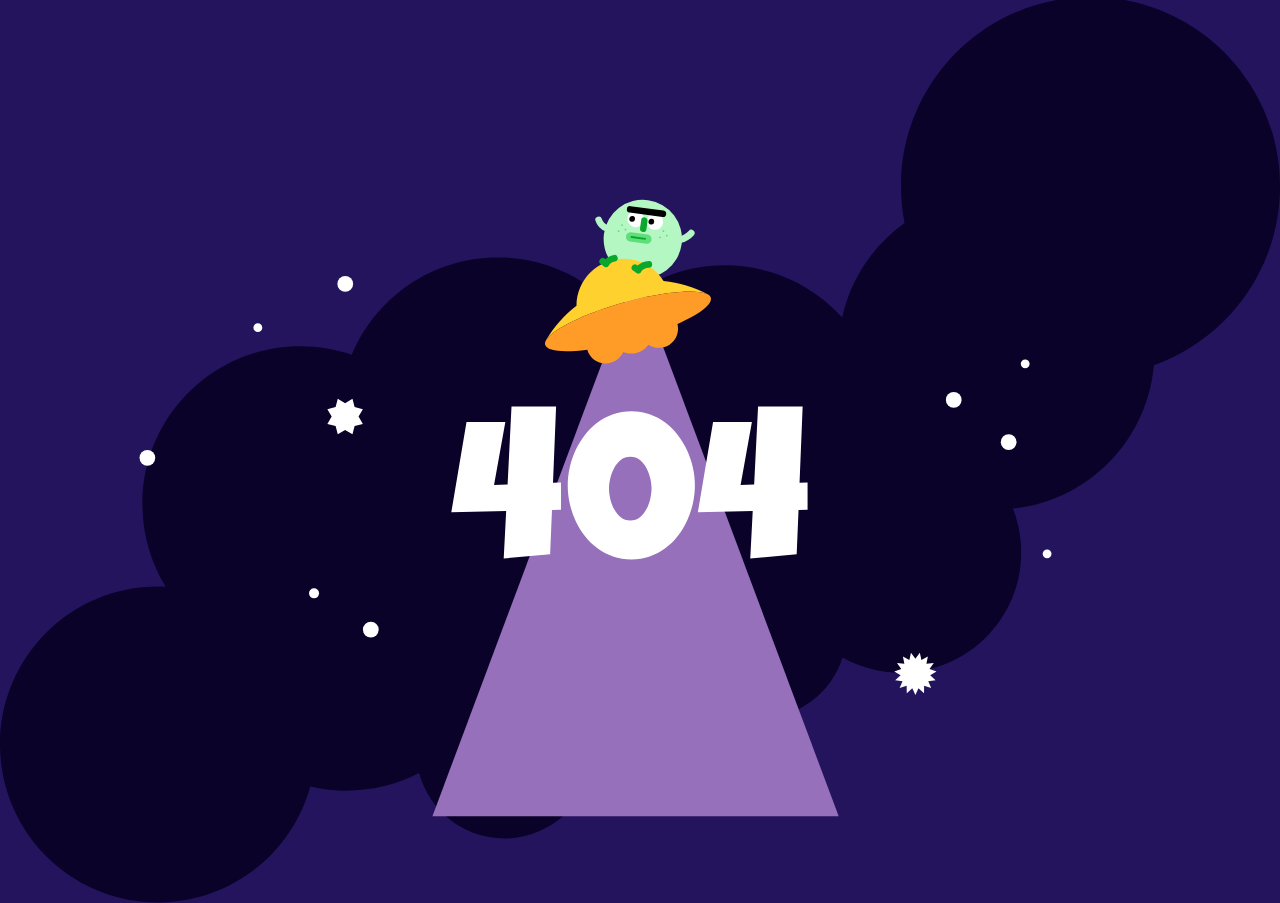
<file: 01. 404/index.html>
<!DOCTYPE html>
<html lang="en">
<head>
    <link rel="stylesheet" href="./index.css">
    <meta charset="UTF-8">
    <meta name="viewport" content="width=device-width, initial-scale=1.0">
    <title>404 Page</title>
</head>

<body>
    <svg id="ufo-image" viewBox="0 0 2303 1630" fill="none" xmlns="http://www.w3.org/2000/svg">
        <g id="gogo_UFO">
          <path id="cloud"
            d="M2303 340.921C2303 152.636 2150.37 0 1962.08 0C1773.79 0 1621.16 152.636 1621.16 340.921C1621.16 363.397 1623.34 385.368 1627.49 406.63C1571.43 446.827 1530.6 506.913 1515.32 576.574C1463.32 518.973 1388.06 482.771 1304.35 482.771C1227.61 482.771 1157.98 513.196 1106.85 562.635C1054.84 504.838 979.449 468.49 895.57 468.49C777.197 468.49 675.737 540.875 633.019 643.791C603.989 633.786 572.833 628.351 540.406 628.351C383.474 628.351 256.254 755.571 256.254 912.503C256.254 966.988 271.595 1017.89 298.182 1061.13C293.531 1060.9 288.854 1060.79 284.146 1060.79C127.22 1060.79 0 1188.01 0 1344.94C0 1501.87 127.22 1629.09 284.152 1629.09C414.988 1629.09 525.168 1540.66 558.195 1420.31C579.267 1425.3 601.246 1427.94 623.845 1427.94C670.796 1427.94 715.087 1416.55 754.109 1396.38C772.205 1464.1 833.98 1513.98 907.405 1513.98C995.034 1513.98 1066.07 1442.95 1066.07 1355.32C1066.07 1320.94 1055.13 1289.11 1036.54 1263.12C1106.05 1248.42 1166.19 1208.31 1206.77 1152.97C1213.41 1234.49 1281.67 1298.58 1364.9 1298.58C1435.64 1298.58 1495.56 1252.29 1516.03 1188.35C1547.15 1205.7 1583 1215.59 1621.16 1215.59C1740.57 1215.59 1837.38 1118.78 1837.38 999.367C1837.38 971.475 1832.09 944.819 1822.48 920.338C1957.42 906.371 2064.32 797.971 2075.97 662.353C2208.25 615.481 2303 489.267 2303 340.921Z"
            fill="#0A0228" />
          <path id="UFO-beam" d="M1143.5 497L1509 1474H1143.5H778L1143.5 497Z" fill="#9670BA" />
          <path id="4-L"
            d="M1009.41 922.58L993.14 922.958L989.815 1002.82L906.273 1010.2L910.713 924.809L812 927.02L839.356 764.734H909.22L888.892 877.862L913.282 877.125L920.31 737H1000.53L994.973 874.14L1009.39 873.403V922.561L1009.41 922.58Z"
            fill="white" />
          <path id="number-0"
            d="M1250.25 878.957C1250.25 889.801 1249.04 900.589 1246.64 911.301C1244.24 922.013 1240.74 932.309 1236.19 942.171C1231.64 952.033 1226.05 961.215 1219.47 969.716C1212.88 978.218 1205.34 985.605 1196.84 991.896C1188.34 998.187 1179 1003.12 1168.84 1006.69C1158.68 1010.26 1147.74 1012.05 1136.02 1012.05C1124.31 1012.05 1113.16 1010.26 1102.94 1006.69C1092.72 1003.12 1083.37 998.187 1074.94 991.896C1066.5 985.605 1058.96 978.218 1052.31 969.716C1045.66 961.215 1040.05 952.033 1035.5 942.171C1030.94 932.309 1027.45 921.994 1025.05 911.206C1022.65 900.419 1021.44 889.669 1021.44 878.957C1021.44 868.245 1022.65 857.458 1025.05 846.613C1027.45 835.769 1030.93 825.416 1035.5 815.554C1040.05 805.692 1045.66 796.492 1052.31 787.915C1058.96 779.356 1066.52 771.932 1074.94 765.641C1083.39 759.349 1092.74 754.437 1103.04 750.848C1113.33 747.277 1124.33 745.482 1136.02 745.482C1147.72 745.482 1158.66 747.277 1168.84 750.848C1179 754.419 1188.34 759.349 1196.84 765.641C1205.34 771.932 1212.9 779.356 1219.47 787.915C1226.06 796.473 1231.64 805.692 1236.19 815.554C1240.74 825.416 1244.24 835.769 1246.64 846.613C1249.04 857.458 1250.25 868.245 1250.25 878.957V878.957ZM1172.24 884.512C1172.24 879.089 1171.5 873.044 1170.03 866.394C1168.56 859.744 1166.27 853.528 1163.19 847.728C1160.11 841.947 1156.16 837.073 1151.36 833.124C1146.57 829.176 1140.82 827.211 1134.17 827.211C1127.52 827.211 1121.61 829.176 1116.79 833.124C1111.99 837.073 1108.01 841.928 1104.87 847.728C1101.73 853.528 1099.41 859.744 1097.94 866.394C1096.46 873.044 1095.73 879.089 1095.73 884.512C1095.73 889.934 1096.46 895.979 1097.94 902.629C1099.41 909.279 1101.73 915.514 1104.87 921.295C1108.01 927.095 1111.99 931.95 1116.79 935.899C1121.59 939.847 1127.39 941.812 1134.17 941.812C1140.95 941.812 1146.55 939.847 1151.36 935.899C1156.16 931.95 1160.11 927.095 1163.19 921.295C1166.27 915.495 1168.56 909.279 1170.03 902.629C1171.5 895.979 1172.24 889.934 1172.24 884.512Z"
            fill="white" />
          <path id="4-R"
            d="M1453 922.58L1436.73 922.958L1433.41 1002.82L1349.87 1010.2L1354.31 924.809L1255.61 927.02L1282.97 764.734H1352.83L1332.5 877.862L1356.89 877.125L1363.92 737H1444.14L1438.59 874.14L1453 873.403V922.561V922.58Z"
            fill="white" />
          <circle id="star_9" cx="1715.97" cy="724.932" r="14.1716" fill="white" />
          <circle id="star_8" cx="621.172" cy="516.172" r="14.1716" fill="white" />
          <circle id="star_7" cx="667.172" cy="1138.17" r="14.1716" fill="white" />
          <circle id="star_6" cx="1814.82" cy="800.974" r="14.1716" fill="white" />
          <circle id="star_5" cx="265.172" cy="829.172" r="14.1716" fill="white" />
          <circle id="star_4" cx="565" cy="1073" r="9" fill="white" />
          <circle id="star_3" cx="1844.55" cy="659.95" r="7.94992" fill="white" />
          <circle id="star_2" cx="1883.95" cy="1001.95" r="7.94992" fill="white" />
          <circle id="star_1" cx="463.95" cy="594.95" r="7.94992" fill="white" />
          <path id="planet_2"
            d="M1647 1190.69L1654.94 1180L1657.88 1193.01L1669.46 1186.5L1666.88 1199.59L1680.09 1198.37L1672.44 1209.27L1685 1213.56L1673.6 1220.39L1683.34 1229.45L1670.17 1231.03L1675.39 1243.28L1662.72 1239.33L1662.54 1252.67L1652.56 1243.88L1647 1256L1641.44 1243.88L1631.46 1252.67L1631.28 1239.33L1618.61 1243.28L1623.84 1231.03L1610.66 1229.45L1620.4 1220.39L1609 1213.56L1621.56 1209.27L1613.91 1198.37L1627.13 1199.59L1624.54 1186.5L1636.12 1193.01L1639.06 1180L1647 1190.69Z"
            fill="white" />
          <path id="planet_1"
            d="M620.931 730.736L634.162 723L638.041 737.828L652.869 741.707L645.126 754.931L652.869 768.162L638.041 772.041L634.162 786.869L620.931 779.126L607.707 786.869L603.828 772.041L589 768.162L596.736 754.931L589 741.707L603.828 737.828L607.707 723L620.931 730.736Z"
            fill="white" />
          <g id="alien">
            <g id="alien-head">
              <circle id="Ellipse 24" cx="1156.53" cy="435.375" r="70.5" transform="rotate(7.76141 1156.53 435.375)"
                fill="#B5F7C3" />
              <circle id="Ellipse 25" cx="1143.86" cy="399.328" r="14.9294" transform="rotate(7.76141 1143.86 399.328)"
                fill="white" />
              <circle id="Ellipse 26" cx="1178.38" cy="404.033" r="14.9294" transform="rotate(7.76141 1178.38 404.033)"
                fill="white" />
              <line id="Line 5" x1="1133.66" y1="382.034" x2="1192.83" y2="390.099" stroke="black" stroke-width="11.6118"
                stroke-linecap="round" />
              <line id="Line 6" x1="1159.36" y1="402.278" x2="1157.35" y2="417.071" stroke="#09A82D" stroke-width="11.6118"
                stroke-linecap="round" />
              <line id="Line 7" x1="1134.45" y1="431.529" x2="1164.03" y2="435.561" stroke="#5EDF7A" stroke-width="16.5882"
                stroke-linecap="round" />
              <line id="Line 8" x1="1136.09" y1="431.753" x2="1160.75" y2="435.113" stroke="#09A82D" stroke-width="3.31765"
                stroke-linecap="round" />
              <circle id="left-eye" cx="1137.38" cy="399.282" r="5.18382" transform="rotate(7.76141 1137.38 399.282)"
                fill="black" />
              <circle id="right-eye" cx="1171.89" cy="403.987" r="5.18382" transform="rotate(7.76141 1171.89 403.987)"
                fill="black" />
              <circle id="Ellipse 30" cx="1193.69" cy="421.324" r="1.65417" transform="rotate(7.76141 1193.69 421.324)"
                fill="#5EDF7A" />
              <circle id="Ellipse 33" cx="1119.23" cy="410.376" r="1.65417" transform="rotate(7.76141 1119.23 410.376)"
                fill="#5EDF7A" />
              <circle id="Ellipse 31" cx="1187.37" cy="432.455" r="1.65417" transform="rotate(7.76141 1187.37 432.455)"
                fill="#5EDF7A" />
              <circle id="Ellipse 34" cx="1112.92" cy="421.507" r="1.65417" transform="rotate(7.76141 1112.92 421.507)"
                fill="#5EDF7A" />
              <circle id="Ellipse 32" cx="1199.79" cy="429.35" r="1.65417" transform="rotate(7.76141 1199.79 429.35)"
                fill="#5EDF7A" />
              <circle id="Ellipse 35" cx="1125.33" cy="418.403" r="1.65417" transform="rotate(7.76141 1125.33 418.403)"
                fill="#5EDF7A" />
            </g>
            <path id="alien_hand-R" d="M1077.07 400.9C1078.47 405.192 1082.03 412.875 1092.04 416.39" stroke="#B5F7C3"
              stroke-width="12" stroke-linecap="round" />
            <path id="alien_hand-L" d="M1225.41 436.218C1229.9 435.767 1240.03 429.375 1243.72 424.875" stroke="#B5F7C3"
              stroke-width="12" stroke-linecap="round" />
          </g>
          <g id="UFO">
            <path id="Vector"
              d="M1193.96 510.931C1178.99 486.957 1152.37 471 1122.01 471C1075.31 471 1037.41 508.775 1037.23 555.454C1015.66 572.125 997.298 592.712 983.194 616.171C990.272 605.374 1011.08 591.984 1040.4 578.82C1062.87 568.738 1090.33 558.788 1120.44 550.227C1150.55 541.68 1179.14 535.713 1203.56 532.498C1235.85 528.237 1260.83 528.767 1272.32 534.429C1248.44 521.992 1221.99 513.816 1193.96 510.918V510.931Z"
              fill="#FFD12E" />
            <path id="Vector_2"
              d="M1278.95 541.217C1278.25 538.743 1276.33 536.666 1273.38 534.998C1273.03 534.813 1272.68 534.628 1272.33 534.443C1260.85 528.767 1235.87 528.237 1203.57 532.511C1179.16 535.739 1150.57 541.693 1120.45 550.241C1090.34 558.788 1062.88 568.738 1040.42 578.833C1011.08 591.984 990.259 605.374 983.18 616.171C982.85 616.726 982.519 617.295 982.188 617.851C980.64 620.749 980.137 623.435 980.825 625.856C984.146 637.565 1014.11 640.172 1056.68 634.509C1060.87 648.865 1074.13 659.37 1089.85 659.37C1103.93 659.37 1116.03 650.942 1121.42 638.862C1125.8 640.635 1130.59 641.614 1135.61 641.614C1148.37 641.614 1159.63 635.316 1166.51 625.657C1171.93 629.19 1178.4 631.254 1185.36 631.254C1204.44 631.254 1219.92 615.787 1219.92 596.695C1219.92 593.85 1219.58 591.098 1218.93 588.452C1258.15 570.907 1282.29 552.926 1278.96 541.217H1278.95Z"
              fill="#FF9C27" />
          </g>
          <g id="alien_Leg-L">
            <path id="Vector 5" d="M1167.32 481.051C1162.81 481.266 1152.72 483.64 1148.44 491.418" stroke="#09A82D"
              stroke-width="12" stroke-linecap="round" />
            <path id="Vector 9" d="M1142.36 487.071L1147.87 490.931" stroke="#09A82D" stroke-width="12"
              stroke-linecap="round" />
          </g>
          <g id="alien_Leg-R">
            <path id="Vector 5_2" d="M1105.5 470C1100 471 1094 473.5 1090.43 479.918" stroke="#09A82D" stroke-width="12"
              stroke-linecap="round" />
            <path id="Vector 9_2" d="M1084.36 475.571L1089.87 479.432" stroke="#09A82D" stroke-width="12"
              stroke-linecap="round" />
          </g>
        </g>
      </svg>
</body>

<script>
    const setRepeat = () => {
        document.getElementById('number-0-soaking').removeEventListener("animationend", setRepeat)
        document.getElementById('number-0-soaking').setAttribute("id", "number-0")
        document.getElementById('UFO-beam-hiding').setAttribute("id", "UFO-beam")

        document.getElementById('number-0').addEventListener("animationend", setDisappear)
    };

    const setDisappear = () => {
        document.getElementById('number-0').removeEventListener("animationend", setDisappear);

        document.getElementById('number-0').setAttribute("id", "number-0-soaking");
        document.getElementById('UFO-beam').setAttribute("id", "UFO-beam-hiding");

        document.getElementById('number-0-soaking').addEventListener("animationend", setRepeat)
    };

    document.getElementById('number-0').addEventListener("animationend", setDisappear);
</script>
</html>
</file>
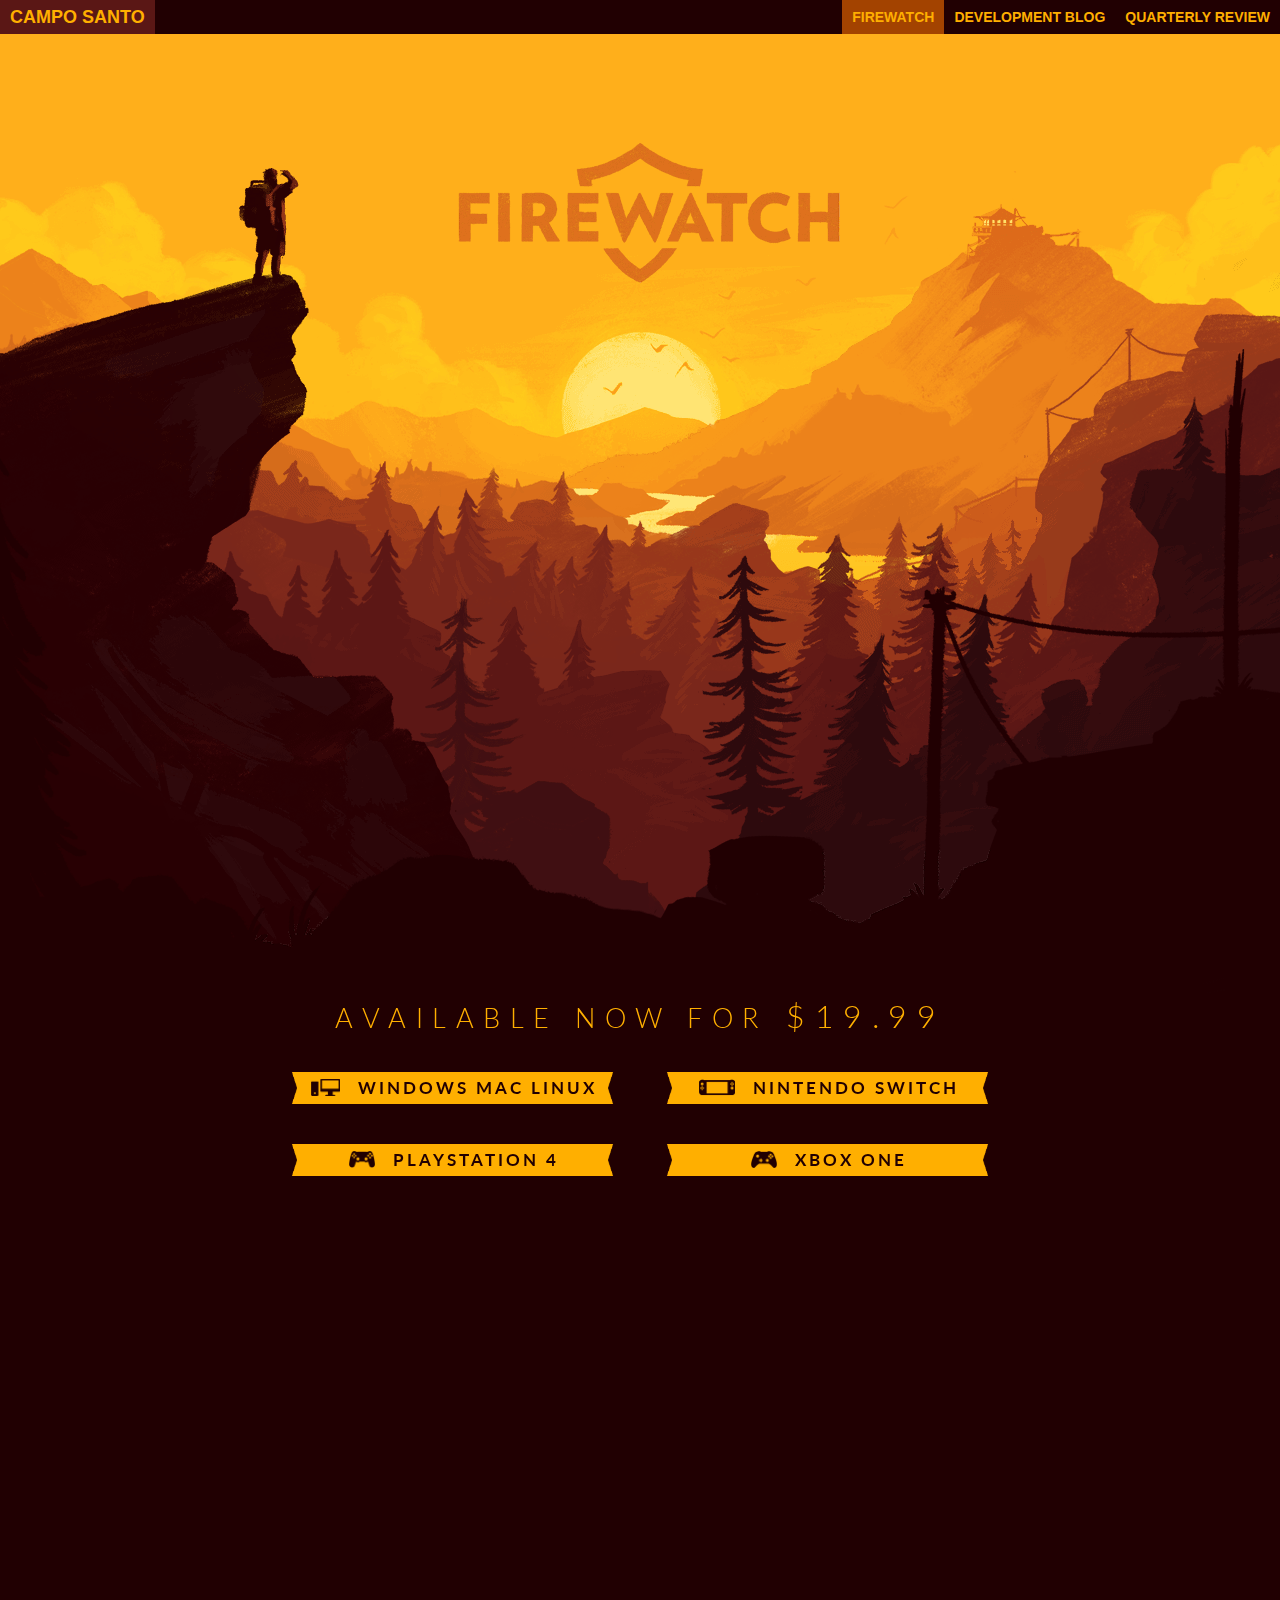
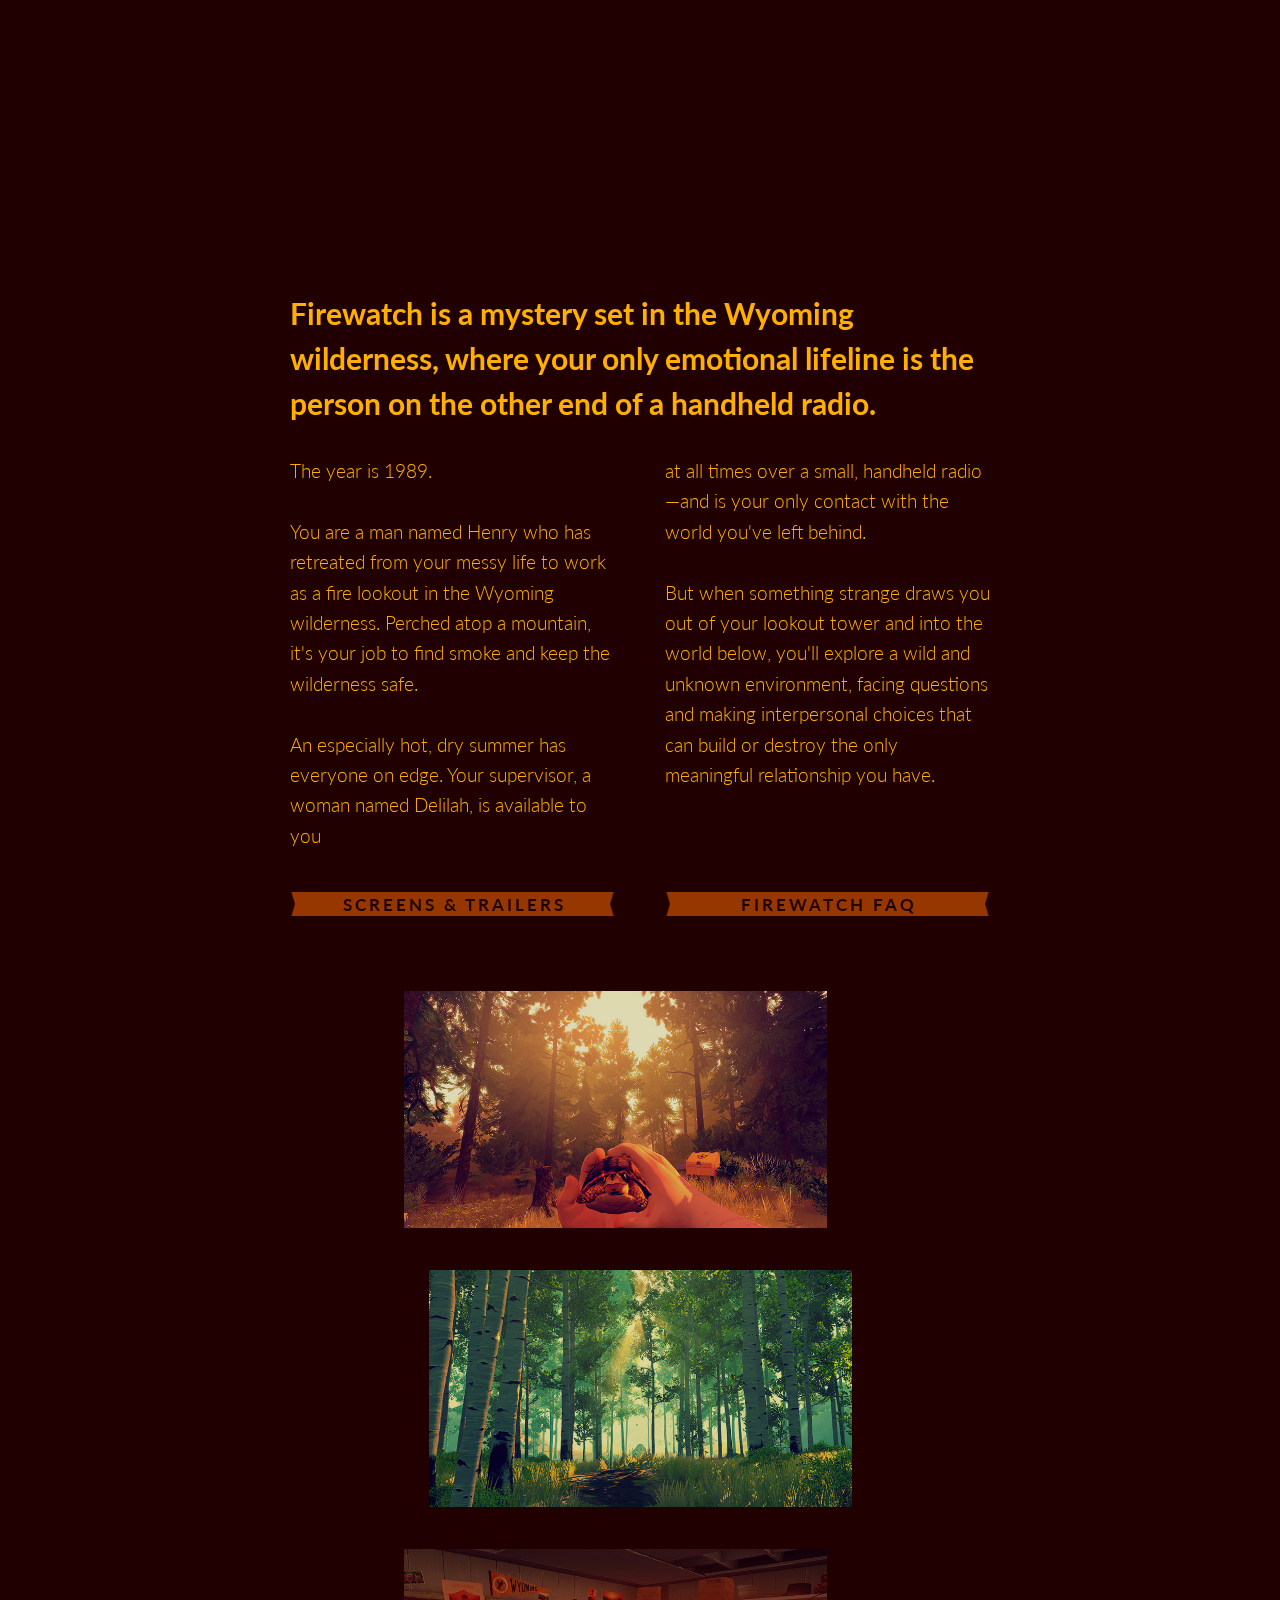
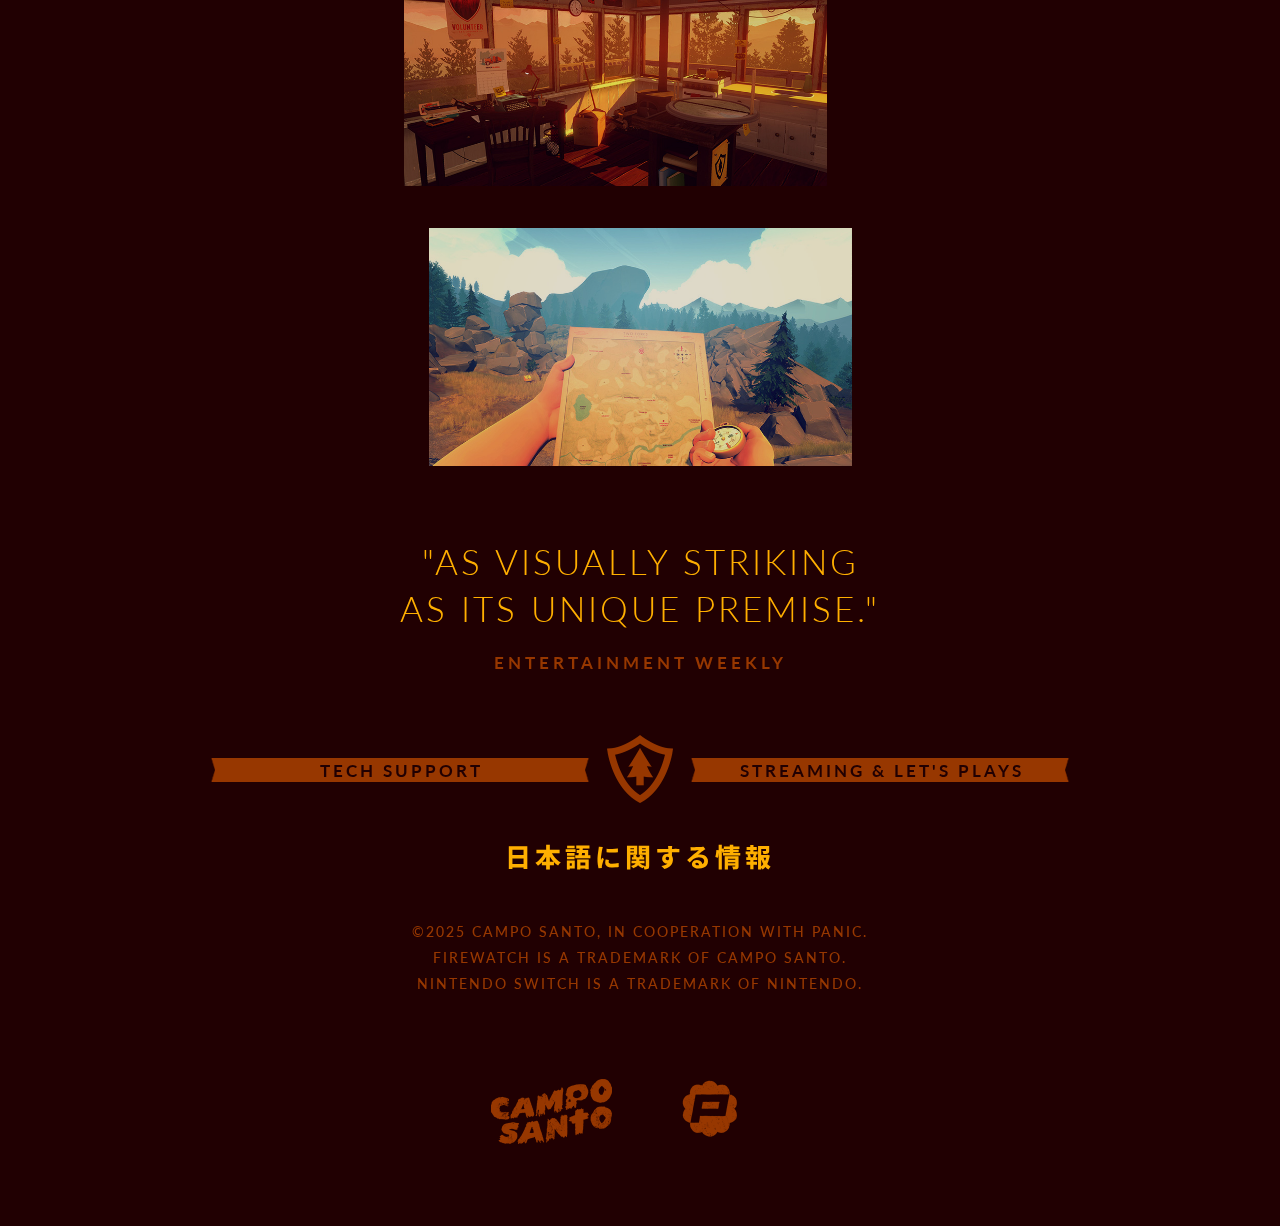
<file: 02. Firewatch/index.html>
<!DOCTYPE html>
<html lang="en">
  <head>
    <meta charset="UTF-8" />
    <meta name="viewport" content="width=device-width, initial-scale=1.0" />
    <title>Campo Santo - Firewatch</title>
    <link rel="stylesheet" href="style.css" />
    <link href="https://fonts.cdnfonts.com/css/futura-pt" rel="stylesheet" />
    <link
      href="https://fonts.googleapis.com/css2?family=Lato:wght@100;300;400;700;900&display=swap"
      rel="stylesheet"
    />
    <link
      href="https://fonts.googleapis.com/css2?family=Noto+Sans+JP:wght@100..900&display=swap"
      rel="stylesheet"
    />
  </head>
  <body>
    <header>
      <a href="#">CAMPO SANTO</a>
      <ul>
        <li class="current"><a href="">FIREWATCH</a></li>
        <li>
          <a href=""><span class="collapse">DEVELOPMENT</span> BLOG</a>
        </li>
        <li>
          <a href=""
            ><span class="collapse">Quarterly Review</span
            ><span class="reveal">Newsletter</span></a
          >
        </li>
      </ul>
    </header>

    <main id="page">
      <div id="nonparallax" class="keyart"></div>
      <div id="parallax" class="keyart">
        <div class="keyart_layer parallax" id="keyart-0" data-speed="2"></div>
        <div class="keyart_layer parallax" id="keyart-1" data-speed="5"></div>
        <div class="keyart_layer parallax" id="keyart-2" data-speed="11"></div>
        <div class="keyart_layer parallax" id="keyart-3" data-speed="16"></div>
        <div class="keyart_layer parallax" id="keyart-4" data-speed="26"></div>
        <div class="keyart_layer parallax" id="keyart-5" data-speed="36"></div>
        <div class="keyart_layer parallax" id="keyart-6" data-speed="49"></div>
        <div class="keyart_layer parallax" id="keyart-7" data-speed="69"></div>
        <div class="keyart_layer" id="keyart-8" data-speed="100"></div>
      </div>
      <div id="mainContain">
        <div id="main">
          <section class="section buy">
            <h2 class="banner nobackground">
              <em>Available now for</em> $19.99
            </h2>
          </section>

          <section class="section internallinks gridwithicons">
            <ul class="links smalllinks">
              <li class="link media">
                <a href="">
                  <h4 class="banner">
                    <span class="twolines">
                      <img src="images/buyicon_pc.png" alt="" />
                      Windows Mac Linux
                    </span>
                  </h4>
                </a>
              </li>
              <li class="link faq">
                <a href="">
                  <h4 class="banner">
                    <span class="oneline">
                      <img src="images/buyicon_ps4.png" alt="" />
                      PlayStation 4
                    </span>
                  </h4>
                </a>
              </li>
            </ul>
            <ul class="links smalllinks">
              <li class="link media">
                <a href="">
                  <h4 class="banner">
                    <span class="twolines">
                      <img src="images/buyicon_switch.png" alt="" />
                      Nintendo Switch
                    </span>
                  </h4>
                </a>
              </li>
              <li class="link faq">
                <a href="">
                  <h4 class="banner">
                    <span class="oneline">
                      <img src="images/buyicon_xbone.png" alt="" />
                      Xbox One
                    </span>
                  </h4>
                </a>
              </li>
            </ul>
          </section>

          <section class="section feature videoparent">
            <div class="videocontain">
              <iframe
                src="https://www.youtube-nocookie.com/embed/cXWlgP5hZzc"
                frameborder="0"
                allowfullscreen=""
              ></iframe>
            </div>
          </section>

          <section class="section description">
            <h5>
              Firewatch is a mystery set in the Wyoming wilderness, where your
              only emotional lifeline is the person on the other end of a
              handheld radio.
            </h5>
            <div class="columntext">
              <p class="left">
                The year is 1989. <br /><br />
                You are a man named Henry who has retreated from your messy life
                to work as a fire lookout in the Wyoming wilderness. Perched
                atop a mountain, it's your job to find smoke and keep the
                wilderness safe.
                <br /><br />
                An especially hot, dry summer has everyone on edge. Your
                supervisor, a woman named Delilah, is available to you
              </p>
              <p>
                at all times over a small, handheld radio—and is your only
                contact with the world you've left behind. <br /><br />
                But when something strange draws you out of your lookout tower
                and into the world below, you'll explore a wild and unknown
                environment, facing questions and making interpersonal choices
                that can build or destroy the only meaningful relationship you
                have.
              </p>
            </div>
          </section>

          <section class="section internallinks">
            <ul class="links smalllinks dim">
              <li class="link media">
                <a href="">
                  <h4 class="banner"><span>Screens & Trailers</span></h4>
                </a>
              </li>
            </ul>
            <ul class="links smalllinks dim">
              <li class="link media">
                <a href="">
                  <h4 class="banner"><span>Firewatch FAQ</span></h4>
                </a>
              </li>
            </ul>
          </section>

          <section class="section screenshots">
            <ul class="thumbnails">
              <li>
                <a href=""
                  ><img
                    src="images/firewatch_01.jpg"
                    alt="Firewatch screenshot"
                /></a>
              </li>
              <li>
                <a href=""
                  ><img
                    src="images/firewatch_02.jpg"
                    alt="Firewatch screenshot"
                /></a>
              </li>
              <li>
                <a href=""
                  ><img
                    src="images/firewatch_03.jpg"
                    alt="Firewatch screenshot"
                /></a>
              </li>
              <li>
                <a href=""
                  ><img
                    src="images/firewatch_04.jpg"
                    alt="Firewatch screenshot"
                /></a>
              </li>
            </ul>
          </section>

          <section class="section pressquote big">
            <h2>"As visually striking <br />as its unique premise."</h2>
            <h3>Entertainment Weekly</h3>
          </section>

          <section class="section support">
            <ul class="supportlinks smalllinks dim">
              <li class="link techsupport">
                <a href="">
                  <h4 class="banner">
                    <span>Tech Support</span>
                  </h4>
                </a>
              </li>
              <li class="link streaming">
                <a href="">
                  <h4 class="banner">
                    <span>Streaming & Let's Plays</span>
                  </h4>
                </a>
              </li>
            </ul>
          </section>

          <div class="japan-block"><a href="jp/">日本語に関する情報</a></div>

          <section class="section copyright">
            <p>
              ©<span id="year">2025</span> Campo Santo, in cooperation with
              Panic.
            </p>
            <p>Firewatch is a trademark of Campo Santo.</p>
            <p>Nintendo Switch is a trademark of Nintendo.</p>
          </section>

          <section class="section companylinks">
            <ul class="companies">
              <li class="campo">
                <a href=""><h1>Campo Santo</h1></a>
              </li>
              <li class="panic">
                <a href=""><h1>Panic</h1></a>
              </li>
            </ul>
          </section>
        </div>
      </div>
    </main>
    <script>
      const parallaxElements = document.querySelectorAll(".parallax");

      window.addEventListener("scroll", () => {
        const value = window.scrollY;

        parallaxElements.forEach((element) => {
          const speed = parseFloat(element.dataset.speed);
          const factor = -speed / 100;

          element.style.transform = `translate3d(0px, ${
            value * factor
          }px, 0px)`;
        });
      });
    </script>
  </body>
</html>
</file>
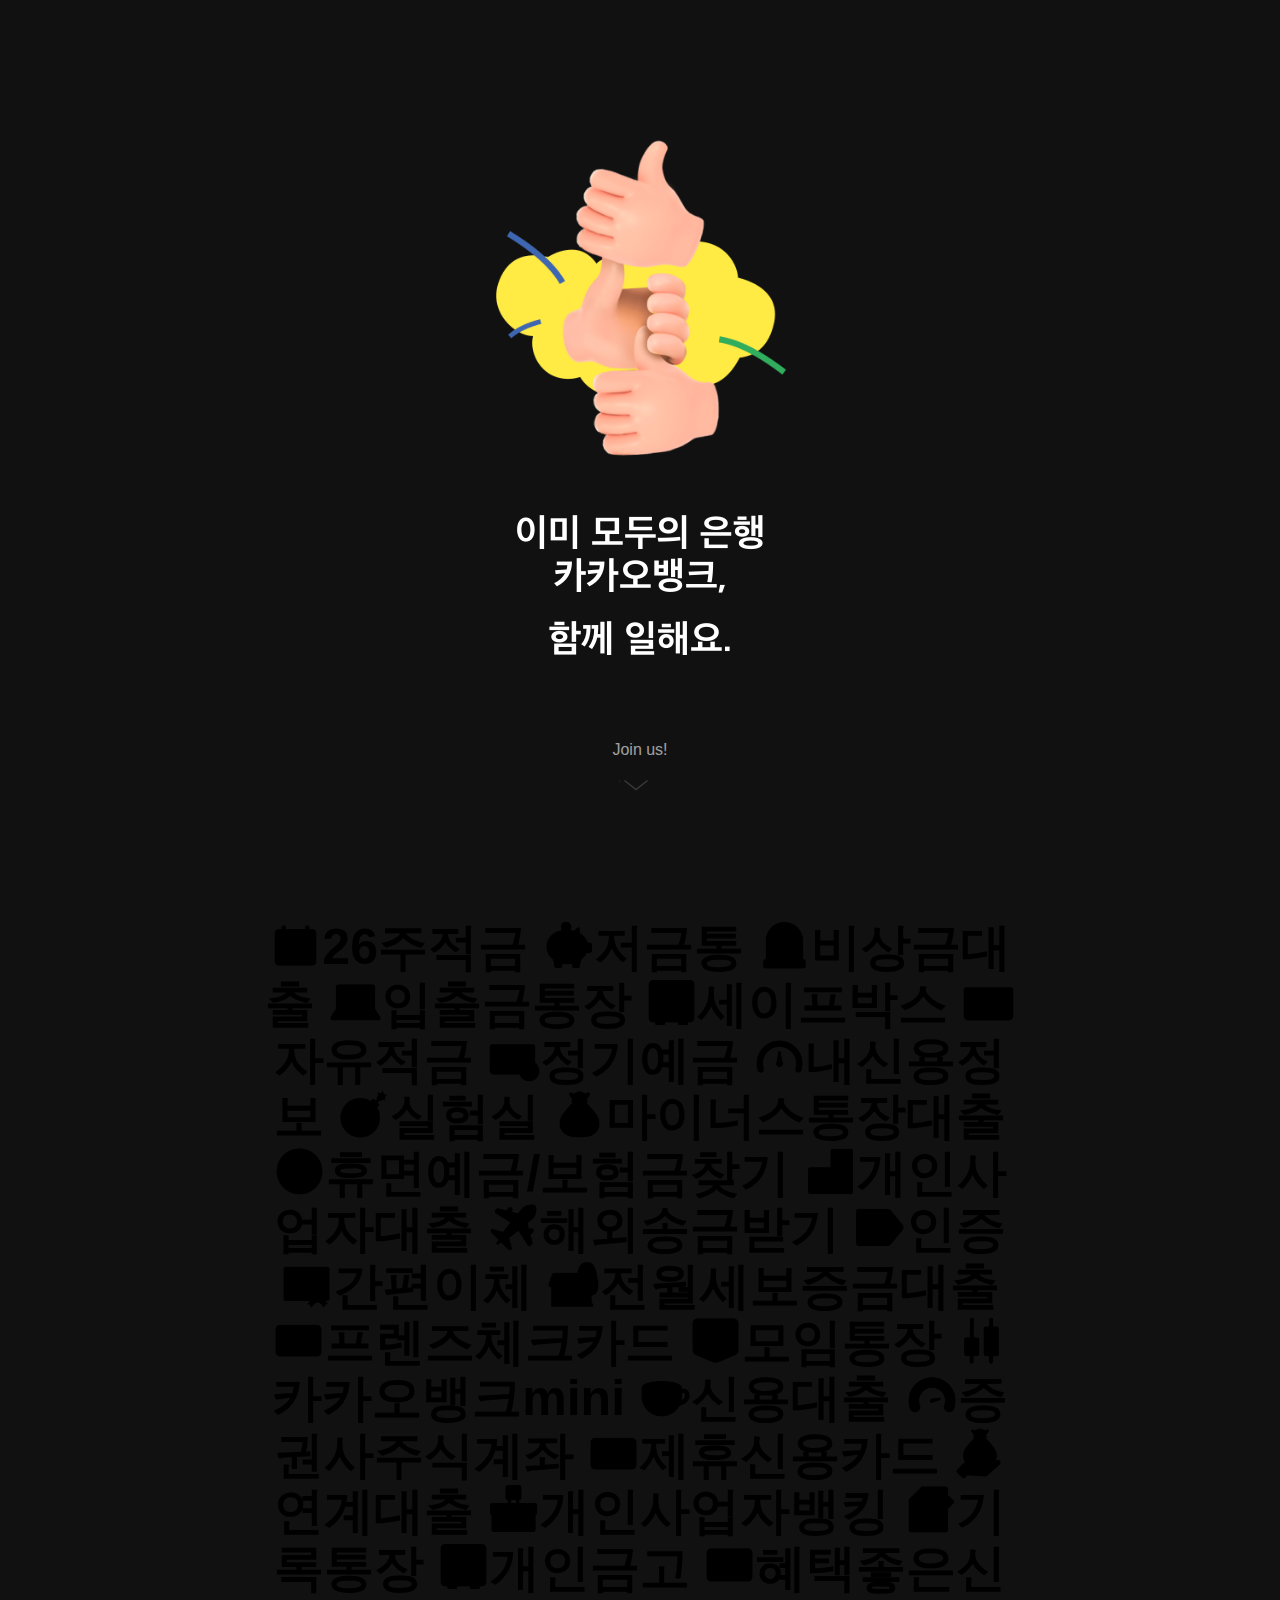
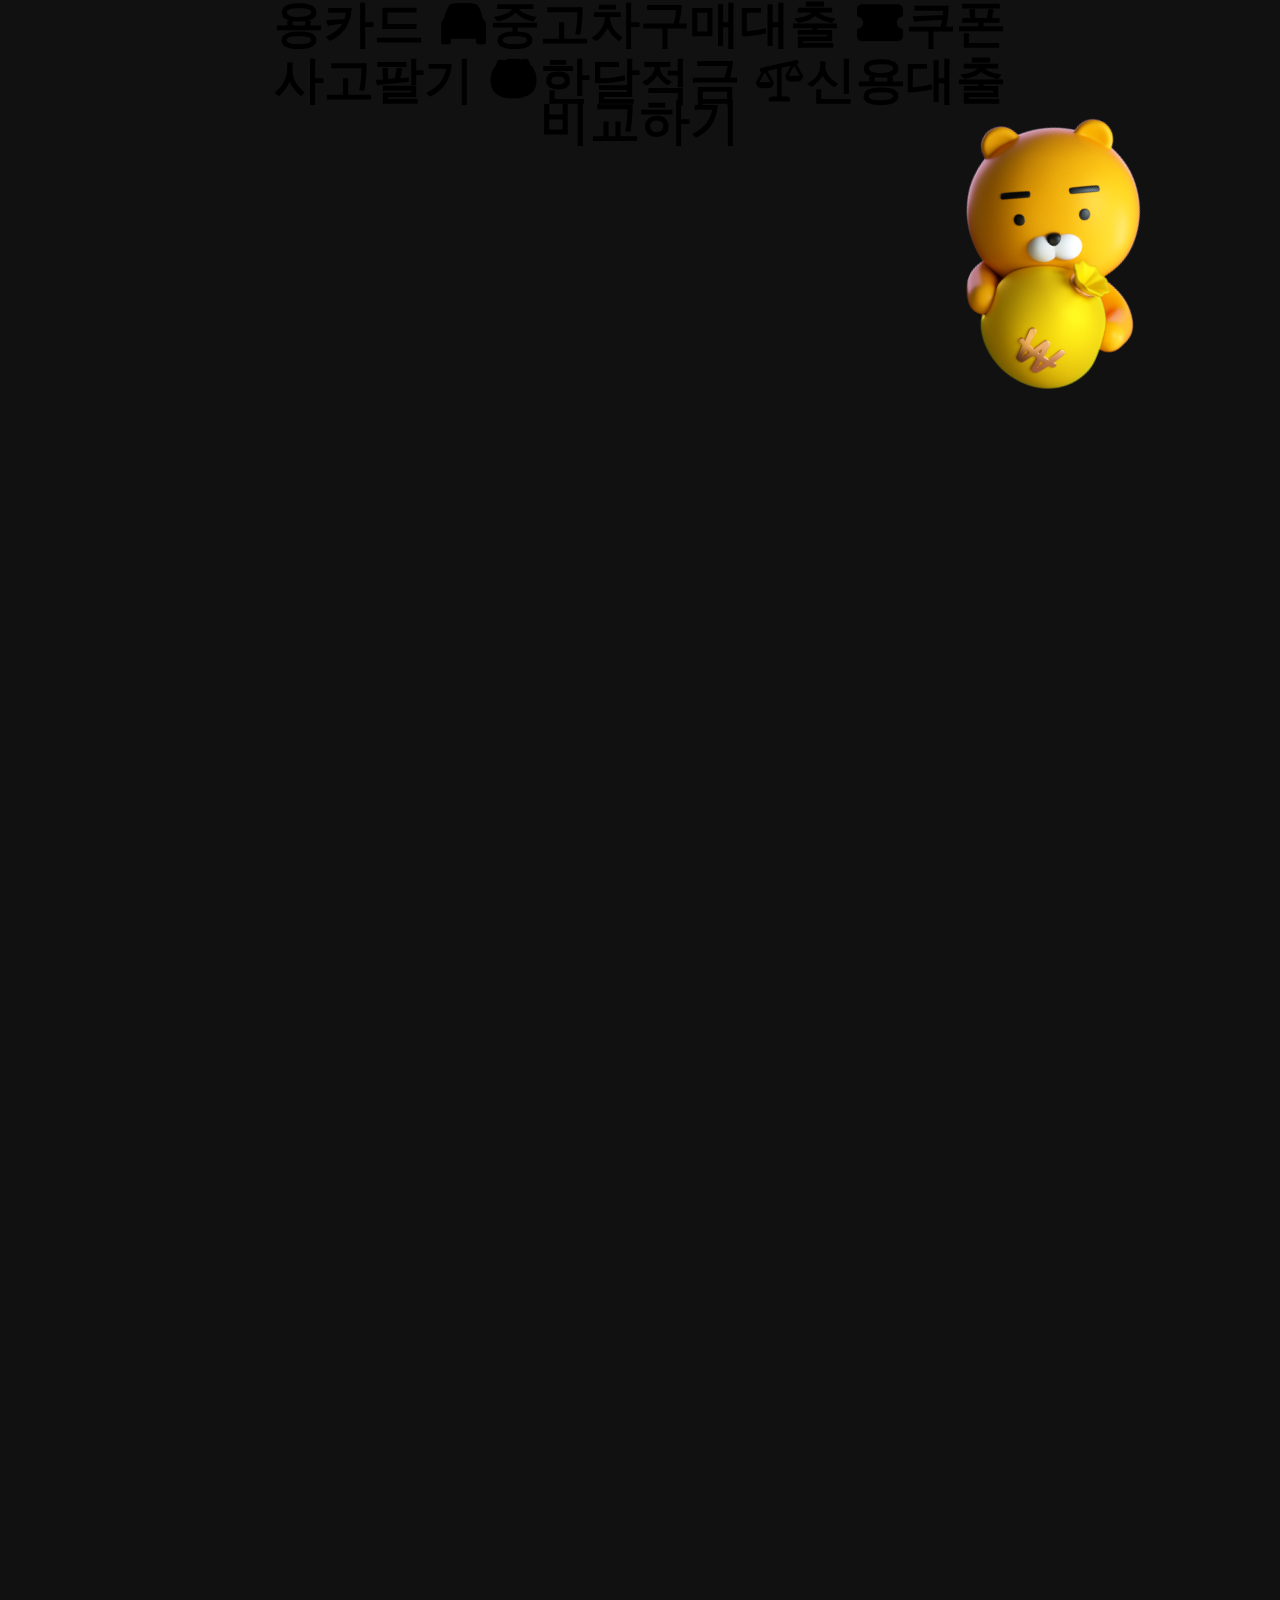
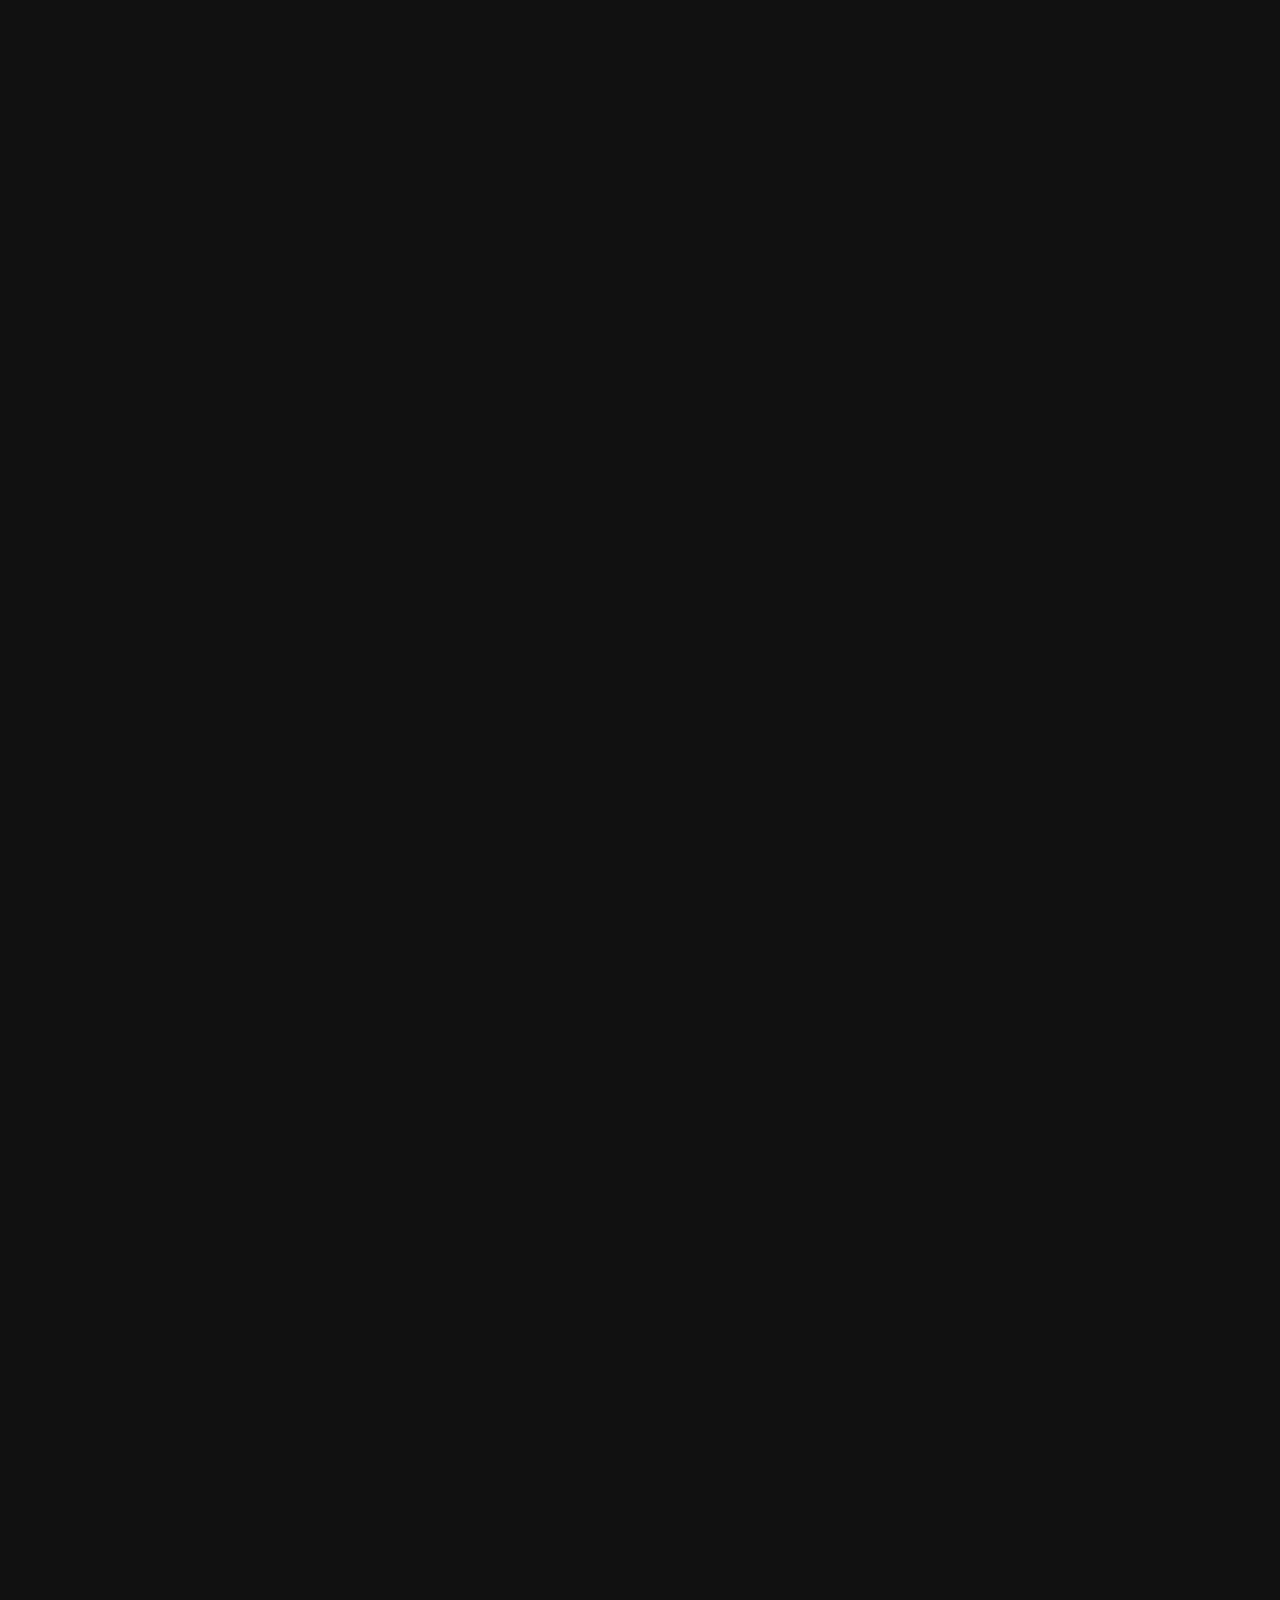
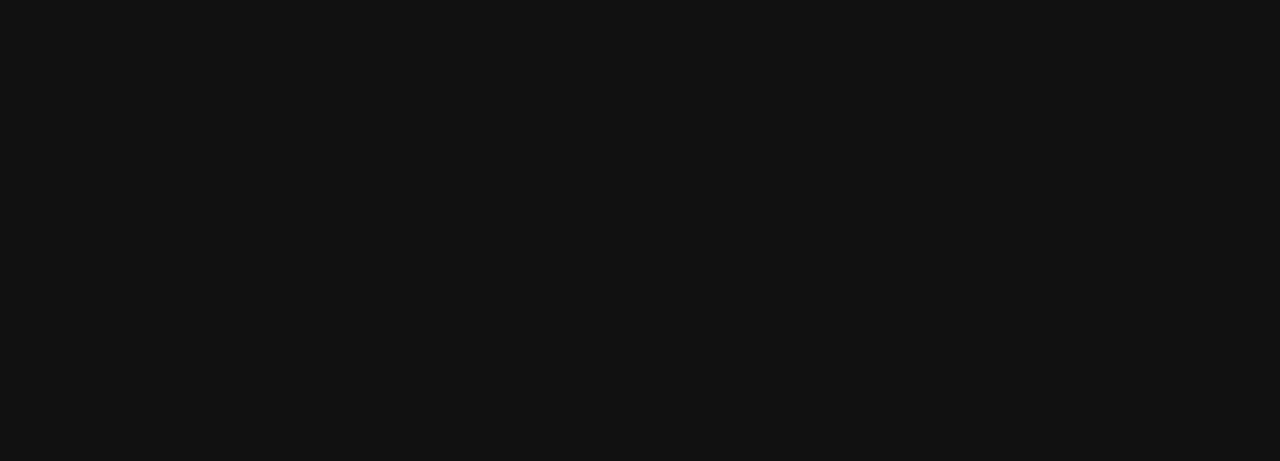
<file: 04. Kakaobank/index.html>
<!DOCTYPE html>
<html lang="en">
  <head>
    <meta charset="UTF-8" />
    <meta name="viewport" content="width=device-width, initial-scale=1.0" />
    <title>카카오뱅크 인재영입</title>
    <link rel="stylesheet" href="style.css" />
  </head>
  <body>
    <div id="wrapper">
      <main>
        <div class="intro_main">
          <div class="main_img"></div>
          <div class="main_title">
            <img
              src="images/title.png"
              alt="이미 모두의 은행 카카오뱅크, 함께 일해요."
            />
          </div>
          <div class="main_arrow">Join us!</div>
        </div>

        <div class="panel1">
          <ul class="panel1_list">
            <li class="icon-1">26주적금</li>
            <li class="icon-2">저금통</li>
            <li class="icon-3">비상금대출</li>
            <li class="icon-4">입출금통장</li>
            <li class="icon-5">세이프박스</li>
            <li class="icon-6">자유적금</li>
            <li class="icon-7">정기예금</li>
            <li class="icon-8">내신용정보</li>
            <li class="icon-9">실험실</li>
            <li class="icon-10">마이너스통장대출</li>
            <li class="icon-11">휴면예금/보험금찾기</li>
            <li class="icon-12">개인사업자대출</li>
            <li class="icon-13">해외송금받기</li>
            <li class="icon-14">인증</li>
            <li class="icon-15">간편이체</li>
            <li class="icon-16">전월세보증금대출</li>
            <li class="icon-17">프렌즈체크카드</li>
            <li class="icon-18">모임통장</li>
            <li class="icon-19">카카오뱅크mini</li>
            <li class="icon-20">신용대출</li>
            <li class="icon-21">증권사주식계좌</li>
            <li class="icon-22">제휴신용카드</li>
            <li class="icon-23">연계대출</li>
            <li class="icon-24">개인사업자뱅킹</li>
            <li class="icon-25">기록통장</li>
            <li class="icon-26">개인금고</li>
            <li class="icon-27">혜택좋은신용카드</li>
            <li class="icon-28">중고차구매대출</li>
            <li class="icon-29">쿠폰사고팔기</li>
            <li class="icon-30">한달적금</li>
            <li class="icon-31">신용대출비교하기</li>
          </ul>
          <div class="panel1_img">
            <img src="images/money-ryan.png" alt="라이언" />
          </div>
        </div>

        <div class="panel2" style="padding: 100rem"></div>
      </main>
    </div>

    <script src="script.js"></script>
  </body>
</html>
</file>
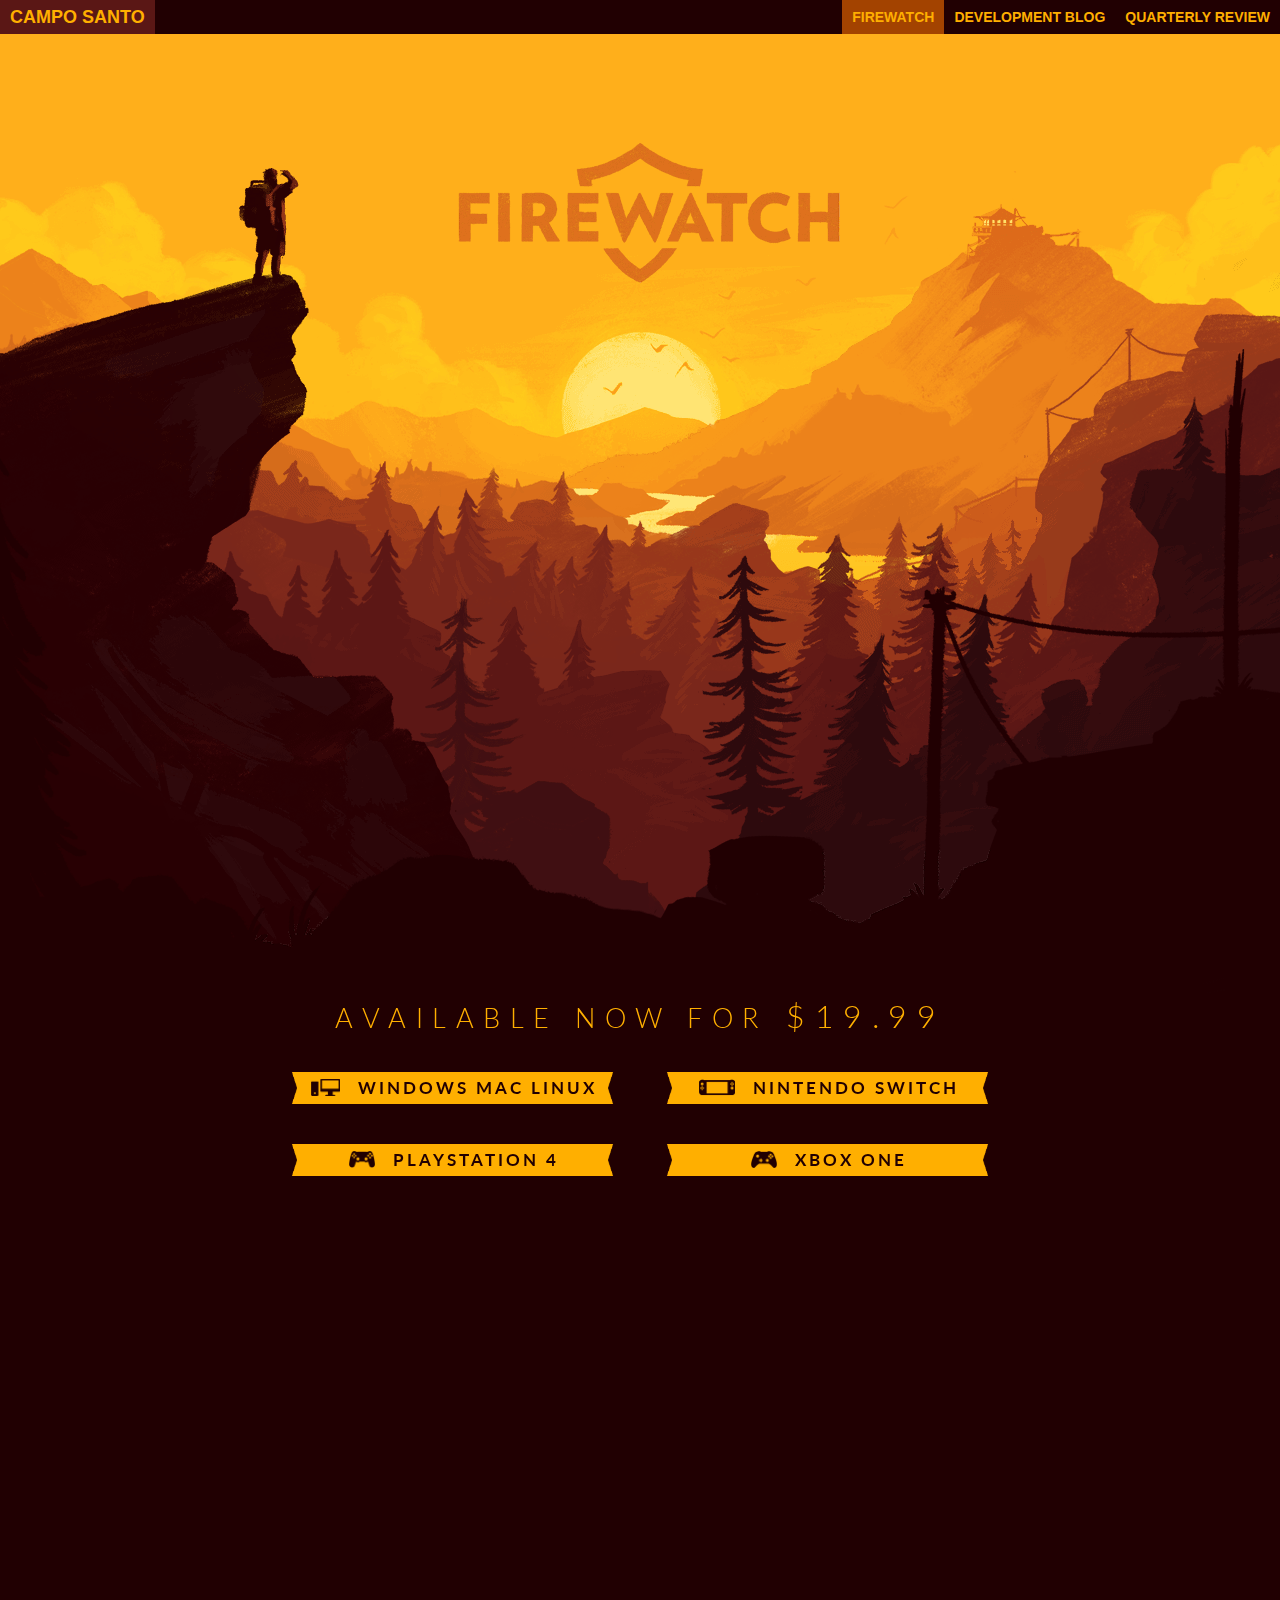
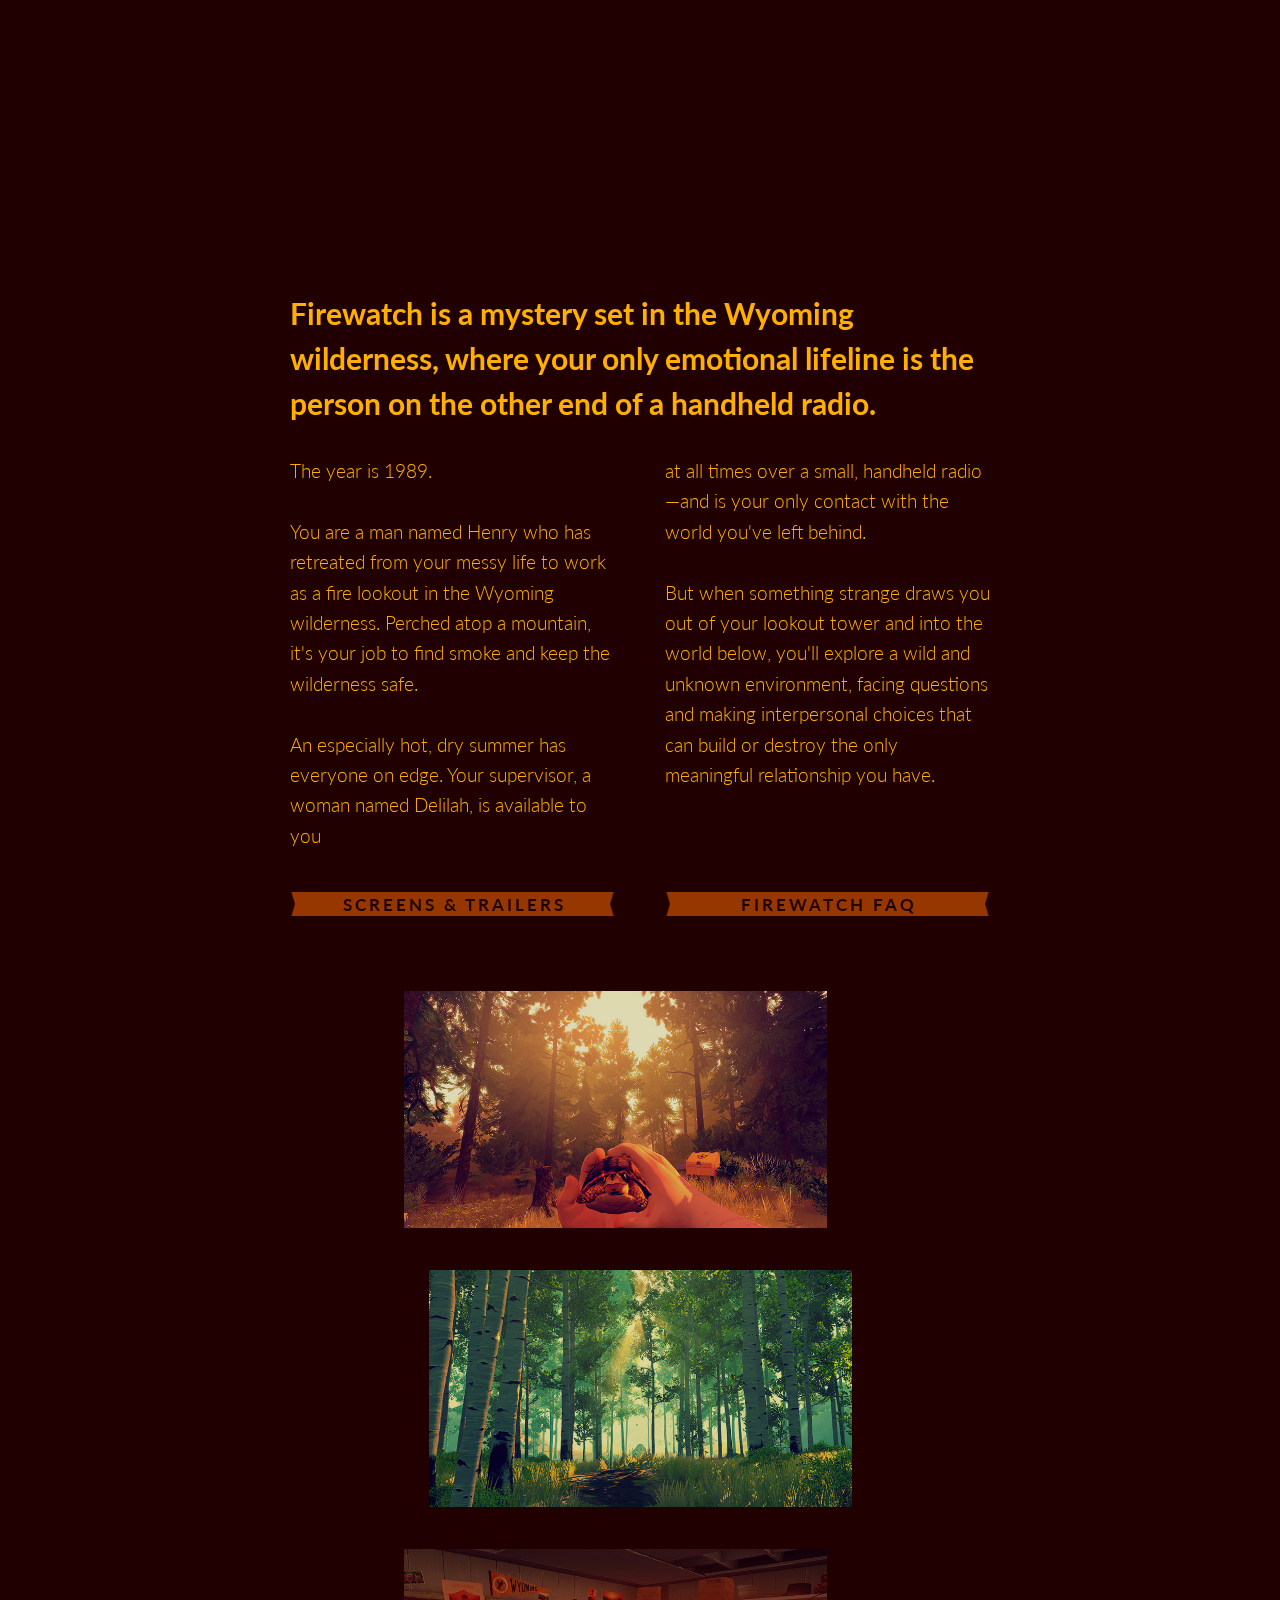
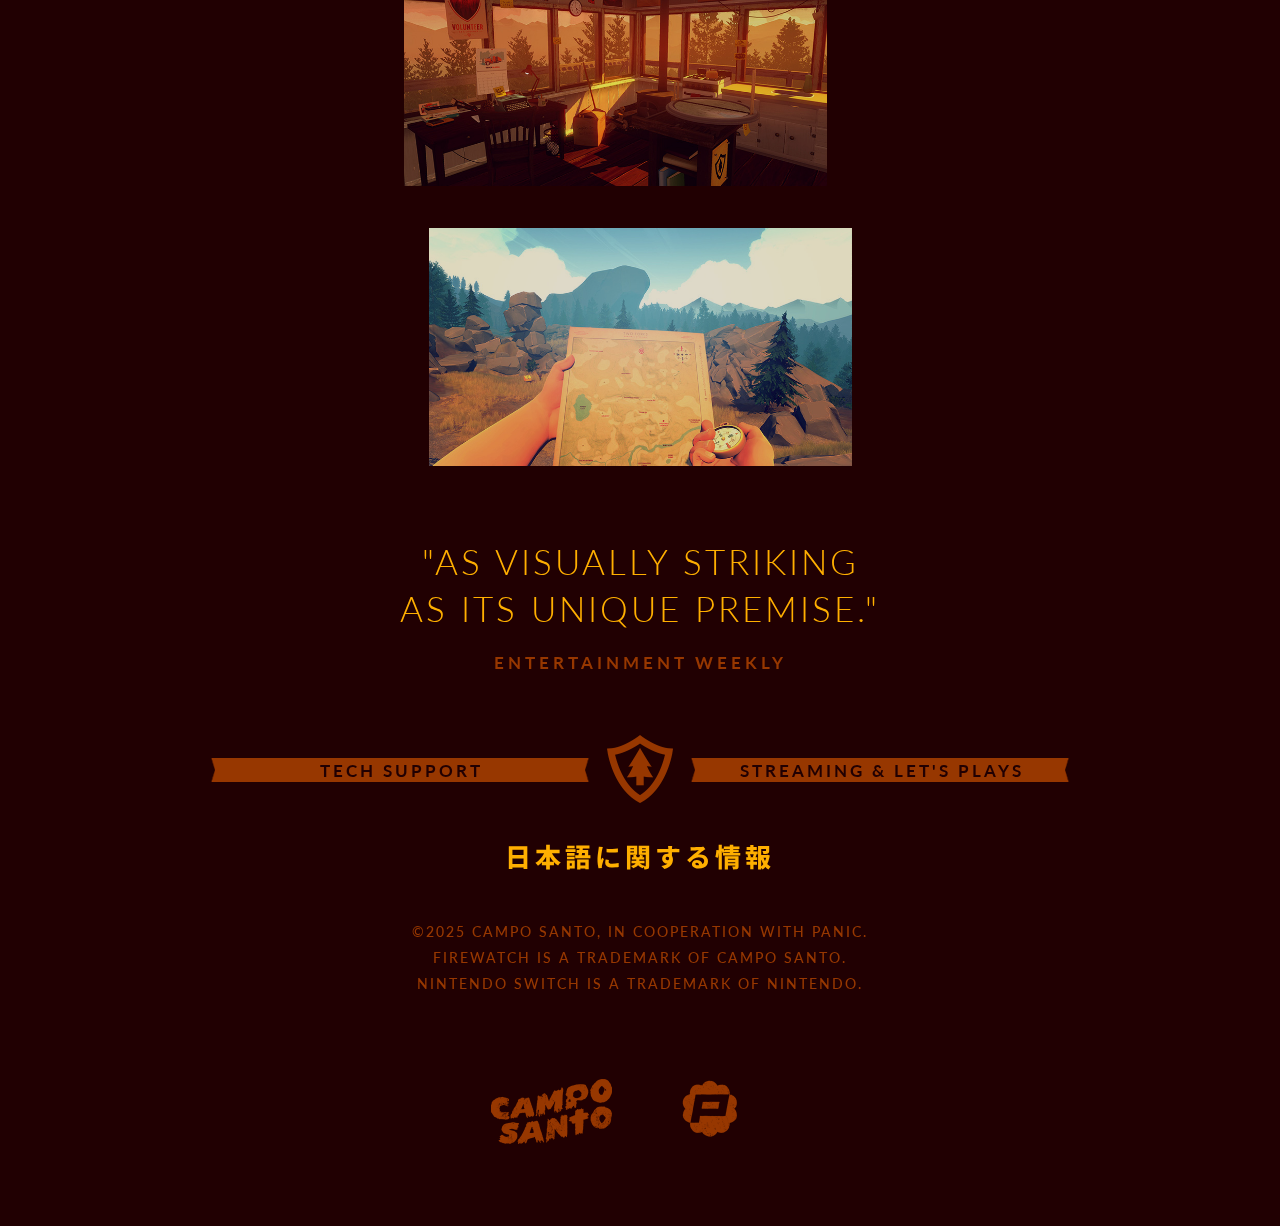
<file: firewatch/index.html>
<!DOCTYPE html>
<html lang="en">
  <head>
    <meta charset="UTF-8" />
    <meta name="viewport" content="width=device-width, initial-scale=1.0" />
    <title>Campo Santo - Firewatch</title>
    <link rel="stylesheet" href="style.css" />
    <link href="https://fonts.cdnfonts.com/css/futura-pt" rel="stylesheet" />
    <link
      href="https://fonts.googleapis.com/css2?family=Lato:wght@100;300;400;700;900&display=swap"
      rel="stylesheet"
    />
    <link
      href="https://fonts.googleapis.com/css2?family=Noto+Sans+JP:wght@100..900&display=swap"
      rel="stylesheet"
    />
  </head>
  <body>
    <header>
      <a href="#">CAMPO SANTO</a>
      <ul>
        <li class="current"><a href="">FIREWATCH</a></li>
        <li>
          <a href=""><span class="collapse">DEVELOPMENT</span> BLOG</a>
        </li>
        <li>
          <a href=""
            ><span class="collapse">Quarterly Review</span
            ><span class="reveal">Newsletter</span></a
          >
        </li>
      </ul>
    </header>

    <main id="page">
      <div id="nonparallax" class="keyart"></div>
      <div id="parallax" class="keyart">
        <div class="keyart_layer parallax" id="keyart-0" data-speed="2"></div>
        <div class="keyart_layer parallax" id="keyart-1" data-speed="5"></div>
        <div class="keyart_layer parallax" id="keyart-2" data-speed="11"></div>
        <div class="keyart_layer parallax" id="keyart-3" data-speed="16"></div>
        <div class="keyart_layer parallax" id="keyart-4" data-speed="26"></div>
        <div class="keyart_layer parallax" id="keyart-5" data-speed="36"></div>
        <div class="keyart_layer parallax" id="keyart-6" data-speed="49"></div>
        <div class="keyart_layer parallax" id="keyart-7" data-speed="69"></div>
        <div class="keyart_layer" id="keyart-8" data-speed="100"></div>
      </div>
      <div id="mainContain">
        <div id="main">
          <section class="section buy">
            <h2 class="banner nobackground">
              <em>Available now for</em> $19.99
            </h2>
          </section>

          <section class="section internallinks gridwithicons">
            <ul class="links smalllinks">
              <li class="link media">
                <a href="">
                  <h4 class="banner">
                    <span class="twolines">
                      <img src="images/buyicon_pc.png" alt="" />
                      Windows Mac Linux
                    </span>
                  </h4>
                </a>
              </li>
              <li class="link faq">
                <a href="">
                  <h4 class="banner">
                    <span class="oneline">
                      <img src="images/buyicon_ps4.png" alt="" />
                      PlayStation 4
                    </span>
                  </h4>
                </a>
              </li>
            </ul>
            <ul class="links smalllinks">
              <li class="link media">
                <a href="">
                  <h4 class="banner">
                    <span class="twolines">
                      <img src="images/buyicon_switch.png" alt="" />
                      Nintendo Switch
                    </span>
                  </h4>
                </a>
              </li>
              <li class="link faq">
                <a href="">
                  <h4 class="banner">
                    <span class="oneline">
                      <img src="images/buyicon_xbone.png" alt="" />
                      Xbox One
                    </span>
                  </h4>
                </a>
              </li>
            </ul>
          </section>

          <section class="section feature videoparent">
            <div class="videocontain">
              <iframe
                src="https://www.youtube-nocookie.com/embed/cXWlgP5hZzc"
                frameborder="0"
                allowfullscreen=""
              ></iframe>
            </div>
          </section>

          <section class="section description">
            <h5>
              Firewatch is a mystery set in the Wyoming wilderness, where your
              only emotional lifeline is the person on the other end of a
              handheld radio.
            </h5>
            <div class="columntext">
              <p class="left">
                The year is 1989. <br /><br />
                You are a man named Henry who has retreated from your messy life
                to work as a fire lookout in the Wyoming wilderness. Perched
                atop a mountain, it's your job to find smoke and keep the
                wilderness safe.
                <br /><br />
                An especially hot, dry summer has everyone on edge. Your
                supervisor, a woman named Delilah, is available to you
              </p>
              <p>
                at all times over a small, handheld radio—and is your only
                contact with the world you've left behind. <br /><br />
                But when something strange draws you out of your lookout tower
                and into the world below, you'll explore a wild and unknown
                environment, facing questions and making interpersonal choices
                that can build or destroy the only meaningful relationship you
                have.
              </p>
            </div>
          </section>

          <section class="section internallinks">
            <ul class="links smalllinks dim">
              <li class="link media">
                <a href="">
                  <h4 class="banner"><span>Screens & Trailers</span></h4>
                </a>
              </li>
            </ul>
            <ul class="links smalllinks dim">
              <li class="link media">
                <a href="">
                  <h4 class="banner"><span>Firewatch FAQ</span></h4>
                </a>
              </li>
            </ul>
          </section>

          <section class="section screenshots">
            <ul class="thumbnails">
              <li>
                <a href=""
                  ><img
                    src="images/firewatch_01.jpg"
                    alt="Firewatch screenshot"
                /></a>
              </li>
              <li>
                <a href=""
                  ><img
                    src="images/firewatch_02.jpg"
                    alt="Firewatch screenshot"
                /></a>
              </li>
              <li>
                <a href=""
                  ><img
                    src="images/firewatch_03.jpg"
                    alt="Firewatch screenshot"
                /></a>
              </li>
              <li>
                <a href=""
                  ><img
                    src="images/firewatch_04.jpg"
                    alt="Firewatch screenshot"
                /></a>
              </li>
            </ul>
          </section>

          <section class="section pressquote big">
            <h2>"As visually striking <br />as its unique premise."</h2>
            <h3>Entertainment Weekly</h3>
          </section>

          <section class="section support">
            <ul class="supportlinks smalllinks dim">
              <li class="link techsupport">
                <a href="">
                  <h4 class="banner">
                    <span>Tech Support</span>
                  </h4>
                </a>
              </li>
              <li class="link streaming">
                <a href="">
                  <h4 class="banner">
                    <span>Streaming & Let's Plays</span>
                  </h4>
                </a>
              </li>
            </ul>
          </section>

          <div class="japan-block"><a href="jp/">日本語に関する情報</a></div>

          <section class="section copyright">
            <p>
              ©<span id="year">2025</span> Campo Santo, in cooperation with
              Panic.
            </p>
            <p>Firewatch is a trademark of Campo Santo.</p>
            <p>Nintendo Switch is a trademark of Nintendo.</p>
          </section>

          <section class="section companylinks">
            <ul class="companies">
              <li class="campo">
                <a href=""><h1>Campo Santo</h1></a>
              </li>
              <li class="panic">
                <a href=""><h1>Panic</h1></a>
              </li>
            </ul>
          </section>
        </div>
      </div>
    </main>
    <script src="script.js"></script>
  </body>
</html>
</file>
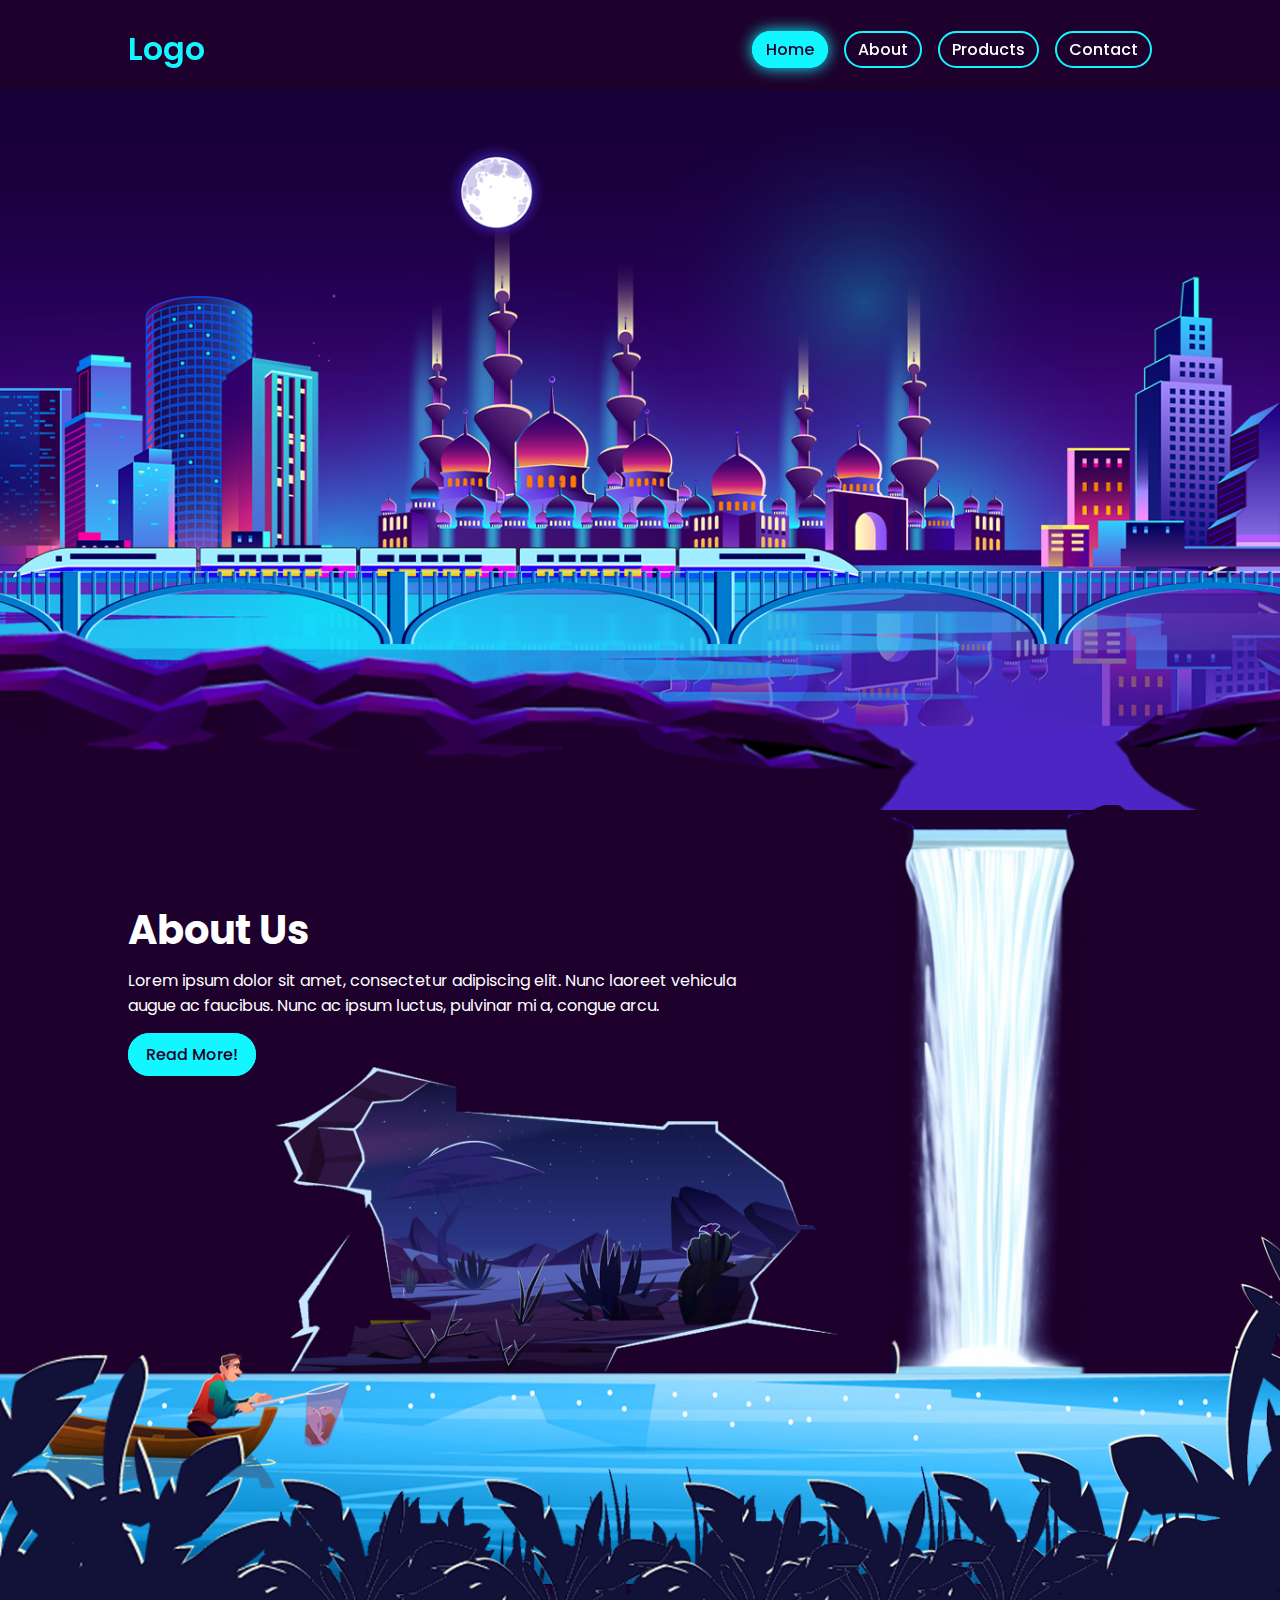
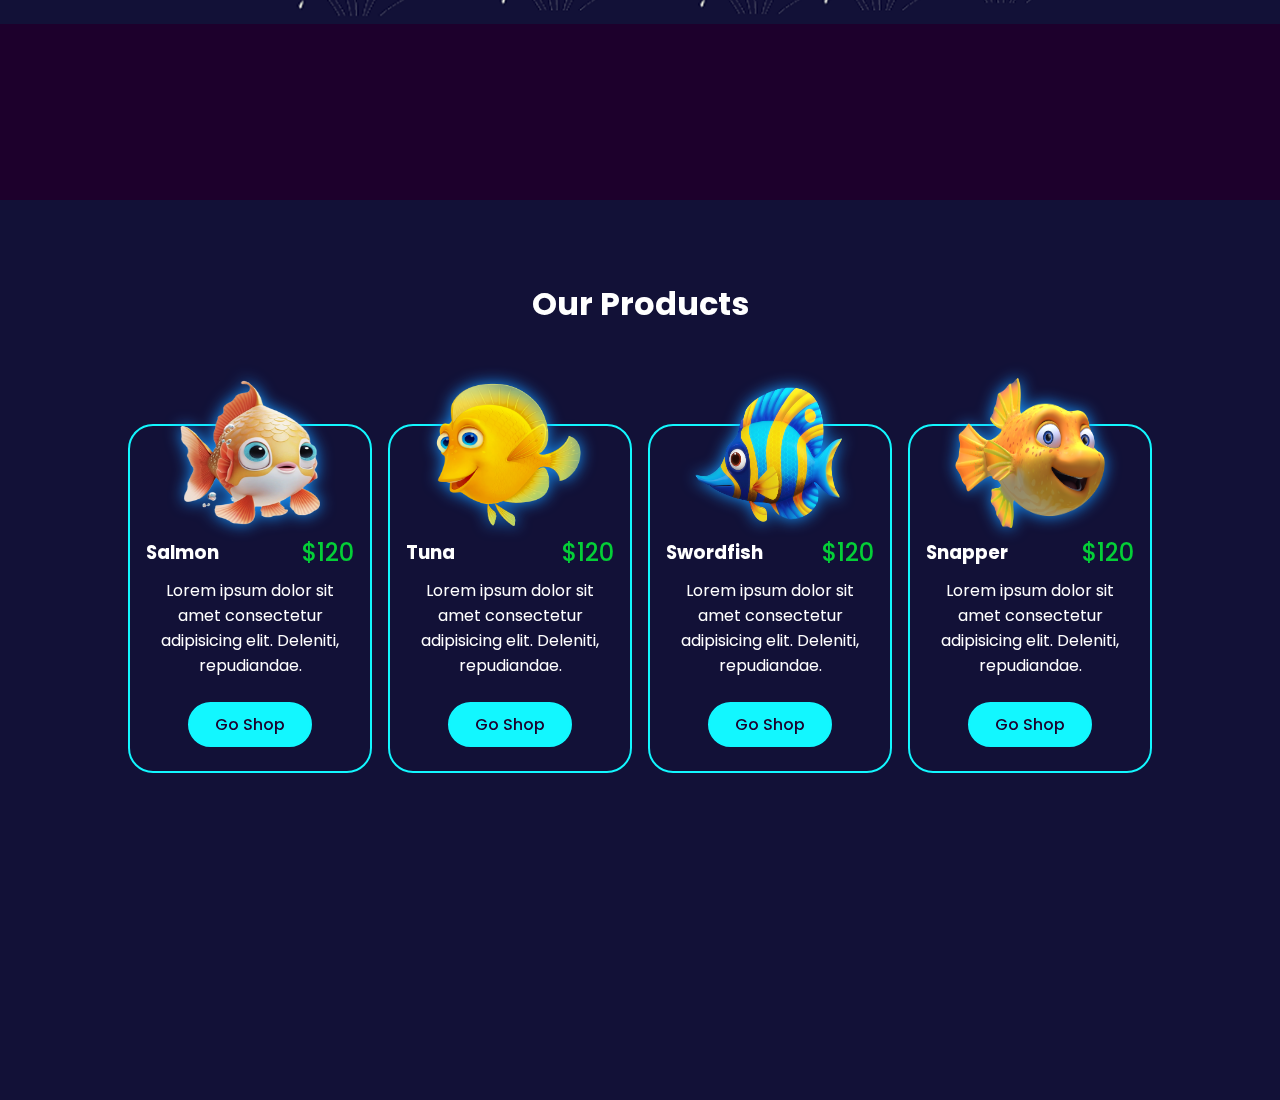
<file: parallax-scrolling/index.html>
<!DOCTYPE html>
<html lang="en">
  <head>
    <meta charset="UTF-8" />
    <meta name="viewport" content="width=device-width, initial-scale=1.0" />
    <title>Parallax Scrolling</title>
    <link rel="stylesheet" href="style.css" />
    <link
      rel="stylesheet"
      href="https://unpkg.com/boxicons@2.1.4/css/boxicons.min.css"
    />
  </head>
  <body>
    <header>
      <a href="#" class="logo">Logo</a>
      <ul class="navlist">
        <li><a href="#home" class="active">Home</a></li>
        <li><a href="#about">About</a></li>
        <li><a href="#products">Products</a></li>
        <li><a href="#contact">Contact</a></li>
      </ul>
    </header>

    <section class="parallax-home">
      <img src="Home-Images/sky.png" alt="" id="" />
      <img src="Home-Images/moon.png" alt="" id="moon" />
      <img src="Home-Images/water.png" alt="" id="" />
      <img src="Home-Images/center-city.png" alt="" id="" />
      <img src="Home-Images/right-city.png" alt="" id="" />
      <img src="Home-Images/left-city.png" alt="" id="" />
      <img src="Home-Images/train.png" alt="" id="train" />
      <img src="Home-Images/rail.png" alt="" id="" />
      <h1 id="text">Parallax Website</h1>
      <img src="Home-Images/hill-left-1.png" alt="" id="" />
      <img src="Home-Images/hill-right-1.png" alt="" id="" />
    </section>

    <section class="about" id="about">
      <div class="info-box">
        <h2>About Us</h2>
        <p>
          Lorem ipsum dolor sit amet, consectetur adipiscing elit. Nunc laoreet
          vehicula augue ac faucibus. Nunc ac ipsum luctus, pulvinar mi a,
          congue arcu.
        </p>
        <a href="" class="btn">Read More!</a>
      </div>
      <img
        src="About-Images/waterfall.png"
        alt=""
        id="waterfall"
        class="about-waterfall"
      />
      <img src="About-Images/desert-sky.png" alt="" />
      <img src="About-Images/desert-moon.png" alt="" id="desert-moon" />
      <img src="About-Images/desert-NoSky.png" alt="" />
      <img src="About-Images/desert-rock.png" alt="" />
      <img src="About-Images/water.png" alt="" />
      <img src="About-Images/man.png" alt="" id="man" />
      <img src="About-Images/grass.png" alt="" />

      <div id="progress">
        <span id="progress-value">
          <i class="bx bx-chevrons-up"></i>
        </span>
      </div>
    </section>

    <section class="products" id="products">
      <h2>Our Products</h2>
      <div class="product-card">
        <div class="card">
          <img src="products/Salmon.png" alt="" />
          <div class="info">
            <div class="price-name">
              <h3>Salmon</h3>
              <span>$120</span>
            </div>
            <p>
              Lorem ipsum dolor sit amet consectetur adipisicing elit. Deleniti,
              repudiandae.
            </p>
            <a href="" class="btn">Go Shop</a>
          </div>
        </div>
        <div class="card">
          <img src="products/Tuna.png" alt="" />
          <div class="info">
            <div class="price-name">
              <h3>Tuna</h3>
              <span>$120</span>
            </div>
            <p>
              Lorem ipsum dolor sit amet consectetur adipisicing elit. Deleniti,
              repudiandae.
            </p>
            <a href="" class="btn">Go Shop</a>
          </div>
        </div>
        <div class="card">
          <img src="products/Swordfish.png" alt="" />
          <div class="info">
            <div class="price-name">
              <h3>Swordfish</h3>
              <span>$120</span>
            </div>
            <p>
              Lorem ipsum dolor sit amet consectetur adipisicing elit. Deleniti,
              repudiandae.
            </p>
            <a href="" class="btn">Go Shop</a>
          </div>
        </div>
        <div class="card">
          <img src="products/Snapper.png" alt="" />
          <div class="info">
            <div class="price-name">
              <h3>Snapper</h3>
              <span>$120</span>
            </div>
            <p>
              Lorem ipsum dolor sit amet consectetur adipisicing elit. Deleniti,
              repudiandae.
            </p>
            <a href="" class="btn">Go Shop</a>
          </div>
        </div>
      </div>
    </section>
    <script src="script.js"></script>
  </body>
</html>
</file>
<file: 01. 404/index.css>
body {
    overflow: hidden;
    display: flex;
    align-items: center;
    justify-content: center;
    width: 100vw;
    height: 100vh;
    margin: 0;
    padding: 0;
    background-color: #24145e;
}

@keyframes rotation {
    to {
        transform: rotateZ(360deg);
    }
}

@keyframes twinkle {
    0% {
        transform: scale(0);
    }
    25% {
        transform: scale(0.5);
    }
    50% {
        transform: scale(0);
    }
    75% {
        transform: scale(1)
    }
    100% {
        transform: scale(0);
    }
}

@keyframes appearUfo {
    from {
        transform: scaleX(0);
    }
    to {
        transform: scaleX(1)
    }
}

@keyframes slideTop {
    from {
        transform: translateY(1000px);
    }
    to {
        transform: translateY(0);
    }
}

@keyframes shaking {
    0% {
        transform: translateY(0);
    }
    25% {
        transform: translateY(5px);
    }
    50% {
        transform: translateY(-5px);
    }
    75% {
        transform: translateY(5px);
    }
    100% {
        transform: translateY(0);
    }
}

@keyframes soaking {
    to {
        transform: translateY(-250px) scale(0); 
    }
}

@keyframes disappearUfo {
    to {
        transform: scaleX(0);
    }
}

#planet_1 {
    animation: rotation 4s infinite;
    transform-box: fill-box;
    transform-origin: center;
}

#planet_2 {
    animation: rotation 6s infinite;
    transform-box: fill-box;
    transform-origin: center;
}

#star_1,
#star_6 {
    animation: twinkle 4s infinite;
    transform-box: fill-box;
    transform-origin: center;
}

#star_2,
#star_5,
#star_7 {
    animation: twinkle 6s infinite;
    transform-box: fill-box;
    transform-origin: center;
}

#star_3,
#star_8 {
    animation: twinkle 9s infinite;
    transform-box: fill-box;
    transform-origin: center;
}


#star_4,
#star_9 {
    animation: twinkle 11s infinite;
    transform-box: fill-box;
    transform-origin: center;
}

#UFO-beam {
    animation: appearUfo 3s;
    transform-box: fill-box;
    transform-origin: center;
}

#UFO-beam-hiding {
    animation: disappearUfo 2s;
    transform-box: fill-box;
    transform-origin: center;
}

#number-0 {
    animation: slideTop 3s;
    transform-box: fill-box;
    transform-origin: center;
}

#number-0-soaking {
    animation: soaking 2s;
    transform-box: fill-box;
    transform-origin: center;
}

#alien_hand-L, 
#alien_hand-R {
    animation: shaking 1s infinite;
}
</file>
<file: 02. Firewatch/style.css>
html,
body,
div,
span,
applet,
object,
iframe,
h1,
h2,
h3,
h4,
h5,
h6,
p,
blockquote,
pre,
a,
abbr,
acronym,
address,
big,
cite,
code,
del,
dfn,
em,
img,
ins,
kbd,
q,
s,
samp,
small,
strike,
strong,
sub,
sup,
tt,
var,
b,
u,
i,
center,
dl,
dt,
dd,
ol,
ul,
li,
fieldset,
form,
label,
legend,
table,
caption,
tbody,
tfoot,
thead,
tr,
th,
td,
article,
aside,
canvas,
details,
embed,
figure,
figcaption,
footer,
header,
hgroup,
menu,
nav,
output,
ruby,
section,
summary,
time,
mark,
audio,
video {
  margin: 0;
  padding: 0;
  border: 0;
  font-size: 100%;
  font: inherit;
  vertical-align: baseline;
}
/* HTML5 display-role reset for older browsers */
article,
aside,
details,
figcaption,
figure,
footer,
header,
hgroup,
menu,
nav,
section {
  display: block;
}
body {
  line-height: 1;
}
ol,
ul {
  list-style: none;
}
blockquote,
q {
  quotes: none;
}
blockquote:before,
blockquote:after,
q:before,
q:after {
  content: "";
  content: none;
}
table {
  border-collapse: collapse;
  border-spacing: 0;
}
h1,
h2,
h3,
h4 {
  text-transform: uppercase;
}
a,
a:link,
a:visited {
  color: inherit;
  text-decoration: inherit;
}
/* ================================================================== */
html {
  background-color: #210002;
  color: #ffaf00;
  font-family: "Lato", serif;
  font-weight: 300;
  font-style: normal;
  text-align: center;
  font-size: 20px;
  scroll-behavior: smooth;
}

body {
  position: relative;
  line-height: 1;
}

header {
  font-family: "Futura PT", sans-serif;
  background-color: #210002;
  position: absolute;
  top: 0;
  z-index: 99999;
  width: 100%;
  text-align: left;
  font-size: 0;
  line-height: 0;
  padding: 0;
  display: flex;
  justify-content: space-between;
  align-items: center;
}

header a {
  display: inline-block;
  font-size: 18px;
  font-weight: 700;
  line-height: 14px;
  background-color: #210002;
  color: #ffaf00;
  padding: 10px;
  text-transform: uppercase;
  text-decoration: none;
}

header a:hover {
  background-color: #5a1715;
}

header ul {
  display: flex;
  align-items: center;
  justify-content: center;
}

header ul li a {
  font-size: 14px;
}

header ul li.current a,
header ul li.current a:hover {
  background-color: #a34300;
  color: #ffaf00;
}

header .collapse {
  display: inline;
}

header .reveal {
  display: none;
}
/* ================================================================== */
#nonparallax {
  background-image: url(images/keyart-mobile.jpg);
  background-position: center;
  background-repeat: no-repeat;
  background-size: auto 100%;
}

.keyart {
  position: relative;
  z-index: 10;
}

.keyart,
.keyart_layer {
  height: 1000px;
}

.keyart_layer.parallax {
  position: fixed;
}

.keyart_layer {
  background-position: bottom center;
  background-size: auto 1038px;
  background-repeat: repeat-x;
  width: 100%;
  position: absolute;
}

#keyart-0 {
  background-image: url(images/parallax0.png);
  background-color: #ffaf1b;
}

#keyart-1 {
  background-image: url(images/parallax1.png);
}

#keyart-2 {
  background-image: url(images/parallax2.png);
}

#keyart-3 {
  background-image: url(images/parallax3.png);
}

#keyart-4 {
  background-image: url(images/parallax4.png);
}

#keyart-5 {
  background-image: url(images/parallax5.png);
}

#keyart-6 {
  background-image: url(images/parallax6.png);
}

#keyart-7 {
  background-image: url(images/parallax7.png);
}

#keyart-8 {
  background-image: url(images/parallax8.png);
}

#keyart-scrim {
  background-color: #ffaf00;
  opacity: 0;
}
/* ================================================================== */
#mainContain {
  background-color: #210002;
  position: relative;
  z-index: 98;
}

#main {
  max-width: 900px;
  padding: 0 30px;
  margin: 0 auto;
  z-index: 99;
  position: relative;
  background-color: #210002;
}

.section,
h2.banner.nobackground {
  color: #ffaf00;
}

.section.buy {
  color: #210002;
  margin-bottom: 40px;
}

.section.buy h2 {
  font-size: 160%;
  letter-spacing: 9.5px;
}

.section.buy h2.nobackground em {
  font-size: 84%;
  font-weight: 300;
  vertical-align: 0;
}

.section.internallinks {
  margin-top: 10px;
  margin-bottom: 35px;
  font-size: 0;
}

.section.internallinks.gridwithicons * {
  vertical-align: top;
}

ul.links.smalllinks {
  display: inline-block;
  width: 325px;
  margin: 0 25px;
}

.section.internallinks .smalllinks li {
  margin-bottom: 40px;
}

.smalllinks li a {
  display: block;
}

.smalllinks h4 {
  font-size: 17px;
  letter-spacing: 3px;
  font-weight: 700;
}

.gridwithicons .smalllinks h4.banner span {
  display: block;
  padding-top: 7px;
  height: 22px;
}

.smalllinks h4.banner span {
  padding: 4px 13px 3px 16px;
}

.banner span {
  background: url(images/banner_transparent_left.png) no-repeat left top /
      contain,
    url(images/banner_transparent_right.png) no-repeat right top / contain;
  background-color: #ffaf00;
  color: #210002;
  display: inline-block;
  padding: 0.5em 1.1em;
  background-clip: padding-box;
  outline: 1px solid #210002;
  transition: background-color 0.15s;
}

a:hover .banner span {
  background-color: #ffffff;
}

.gridwithicons .smalllinks h4.banner span img {
  height: 17px;
  vertical-align: -2px;
  margin-right: 11px;
}

.section.feature {
  width: 100%;
  max-width: none;
  margin: 50px auto 120px;
}

.videocontain {
  position: relative;
  padding-bottom: 56.1%;
  height: 0;
  overflow: hidden;
}

.videocontain iframe {
  position: absolute;
  top: 0;
  left: 0;
  width: 100%;
  height: 100%;
}

.section.description {
  text-align: left;
  line-height: 1.6em;
  margin-top: 80px;
  max-width: 700px;
  margin-left: auto;
  margin-right: auto;
  font-size: 19px;
}

.section.description h5 {
  font-size: 30px;
  font-weight: 700;
  line-height: 1.5em;
  margin-bottom: 30px;
}

.section.description .columntext {
  display: flex;
}

.section.description .columntext p {
  margin-bottom: 1.6em;
  width: 325px;
  display: inline-block;
}

.section.description .columntext p.left {
  margin-right: 50px;
}

.section.internallinks {
  margin-top: 10px;
  margin-bottom: 35px;
  font-size: 0;
}

.section.internallinks,
.section.internallinks * {
  vertical-align: baseline;
}

.section .dim li > a h3,
.section .dim li > a h4.banner span,
.smalllinks.switch h4.banner span {
  background-color: #973700;
}

.section .dim li > a:hover h3,
.section .dim li > a:hover h4.banner span,
a.smalllinks.switch:hover h4.banner span {
  background-color: #ffaf00;
}

.section.internallinks .smalllinks li h4.banner span {
  display: block;
}

.section.screenshots .thumbnails li,
.screenshot img {
  opacity: 0.85;
  transition: opacity 0.2s;
}

.section.screenshots .thumbnails li:hover,
.screenshot a:hover img {
  opacity: 1;
}

.section.screenshots .thumbnails li {
  display: inline-block;
  width: 47%;
  margin-bottom: 40px;
  background-size: cover;
  background-repeat: no-repeat;
  background-position: center bottom;
}

.section.screenshots .thumbnails li img {
  width: 100%;
  height: auto;
}

.section.screenshots .thumbnails li:nth-child(odd) {
  margin-right: 5.5%;
}

.section.pressquote {
  margin: 30px auto 60px;
}

.section.pressquote.big h2 {
  font-size: 35px;
  font-weight: 300;
  letter-spacing: 3px;
}

.section.pressquote h2,
.section.pressquote h3 {
  line-height: 1.35em;
  margin: 20px auto;
}

.section.pressquote.big h3 {
  font-size: 17px;
  letter-spacing: 4px;
}

.section.pressquote h3 {
  font-weight: 700;
  color: #973700;
}

.section.support ul.supportlinks {
  height: 68px;
  background-image: url(images/firewatch_shield_small.png);
  background-size: auto 100%;
  background-repeat: no-repeat;
  background-position: center top;
  margin-left: -30px;
  margin-right: -30px;
}

.section.support .supportlinks {
  font-size: 0;
}

.section.support .supportlinks li {
  display: inline-block;
  width: 50%;
  margin-top: 23px;
}

.section.support .supportlinks .link a {
  margin: 0 50px;
}

.section.support .supportlinks h4.banner span {
  padding: 4px 7px 3px 10px;
}

.section.support .supportlinks .banner > span {
  display: block;
}

.japan-block {
  font-family: "Noto Sans JP", serif;
  font-size: 26px;
  letter-spacing: 4px;
  margin-top: 40px;
  font-weight: 800;
}

.japan-block a:hover {
  color: #ffffff;
}

.section.copyright {
  margin: 50px auto;
}

.section.copyright p {
  font-size: 14px;
  font-weight: 500;
  line-height: 26px;
  text-transform: uppercase;
  letter-spacing: 2px;
  color: #973700;
}

.section.companylinks {
  margin-top: 50px;
  padding-right: 50px;
  padding-bottom: 50px;
}

.section.companylinks .companies li {
  display: inline-block;
}

.section.companylinks .companies li a {
  display: block;
}

.section.companylinks .companies li.campo h1 {
  background-image: url(images/logo_camposanto_transparent.png);
}

.section.companylinks .companies li.panic h1 {
  background-image: url(images/logo_panic_transparent.png);
  width: 62px;
}

.section.companylinks .companies li h1 {
  height: 69px;
  width: 125px;
  background-color: #973700;
  text-indent: -9999px;
  background-size: auto 100%;
  background-position: center;
  background-repeat: no-repeat;
  box-shadow: inset 0 0 0 2px #210002;
  background-clip: padding-box;
  transition: background-color 0.15s;
  margin: 30px;
}

.section.companylinks .companies li > a:hover h1 {
  background-color: #ffaf00;
}
/* ================================================================== Responsive */
@media only screen and (max-width: 880px) {
  header .collapse {
    display: none;
  }
}
@media only screen and (max-width: 880px) {
  header .reveal {
    display: inline;
  }
}
@media (max-width: 880px) {
  ul.links.smalllinks li h4 {
    max-width: 267px;
    margin-left: auto;
    margin-right: auto;
  }
}
@media (max-width: 880px) {
  .section.internallinks .smalllinks li h4.banner span.twolines {
    height: 50px;
  }
}
@media (max-width: 880px) {
  .gridwithicons .smalllinks h4.banner span {
    line-height: 1.3em;
  }
}
@media (max-width: 880px) {
  .gridwithicons .smalllinks h4.banner span {
    padding-top: 7px;
    height: 22px;
  }
}
@media (max-width: 880px) {
  .section.internallinks .smalllinks li h4.banner span.oneline {
    padding-top: 19px;
    padding-bottom: 19px;
  }
}
@media (max-width: 880px) {
  .section.screenshots .thumbnails li:nth-child(odd) {
    margin-right: 0px;
  }
}
@media (max-width: 880px) {
  .section.screenshots .thumbnails li {
    width: 100%;
    height: auto;
  }
}
@media (max-width: 880px) {
  .section.companylinks {
    margin: 50px auto;
    padding-right: 0;
  }
}
@media (max-width: 880px) {
  .section.description .columntext p.left {
    margin: 0;
  }
}
@media (max-width: 880px) {
  .section.description .columntext p {
    display: inline;
  }
}
@media (max-width: 880px) {
  .section.description .columntext p {
    margin-bottom: 1.6em;
    width: 100%;
  }
}
@media (max-width: 880px) {
  .section.description .columntext {
    flex-direction: column;
  }
}
@media (max-width: 880px) {
  .section.description {
    margin-bottom: 50px;
  }
}
@media (max-width: 830px) {
  ul.links.smalllinks {
    margin: 0 5px;
  }
}
@media (max-width: 820px) {
  .supportlinks.smalllinks li h4 {
    letter-spacing: 2px;
  }
}
@media (max-width: 780px) {
  .section.support ul.supportlinks {
    max-width: 300px;
    margin-left: auto;
    margin-right: auto;
    background: none;
  }
}
@media (max-width: 780px) {
  .section.support .supportlinks li {
    display: block;
    width: 100%;
  }
}
@media (max-width: 780px) {
  .section.support .supportlinks .link.techsupport a,
  .section.support .supportlinks .link.streaming a {
    margin: 0;
  }
}
@media (max-width: 730px) {
  ul.links.smalllinks {
    display: block;
    width: auto;
    margin: 0 auto;
  }
}
@media only screen and (max-width: 630px) {
  header > a {
    padding-left: 10px;
    padding-right: 5px;
  }
}
@media only screen and (max-width: 630px) {
  header ul li a {
    padding-left: 4px;
    padding-right: 4px;
  }
}
@media (max-width: 600px) {
  #parallax {
    display: none;
  }
}
@media (max-width: 600px) {
  #nonparallax {
    display: block;
  }
}
@media (max-width: 600px) {
  #main {
    padding-left: 10px;
    padding-right: 10px;
    padding-top: 70px;
  }
}
@media (max-width: 600px) {
  .section.copyright p {
    font-size: 12px;
    line-height: 20px;
    letter-spacing: 1px;
  }
}
@media only screen and (max-width: 540px) {
  body {
    padding-bottom: 250px !important;
  }
}
@media only screen and (max-width: 540px) {
  header {
    top: initial;
    bottom: 0;
    counter-reset: c 6;
    display: block;
  }
}
@media only screen and (max-width: 540px) {
  header ul {
    display: block;
  }
}
@media only screen and (max-width: 540px) {
  header a {
    width: 100%;
    text-align: center;
  }
}
@media only screen and (max-width: 540px) {
  header .collapse {
    display: inline;
  }
}
@media only screen and (max-width: 540px) {
  header .reveal {
    display: none;
  }
}
@media (min-width: 601px) {
  #nonparallax {
    display: none;
  }
}
</file>
<file: 04. Kakaobank/style.css>
html,
body,
div,
span,
applet,
object,
iframe,
h1,
h2,
h3,
h4,
h5,
h6,
p,
blockquote,
pre,
a,
abbr,
acronym,
address,
big,
cite,
code,
del,
dfn,
em,
img,
ins,
kbd,
q,
s,
samp,
small,
strike,
strong,
sub,
sup,
tt,
var,
b,
u,
i,
center,
dl,
dt,
dd,
ol,
ul,
li,
fieldset,
form,
label,
legend,
table,
caption,
tbody,
tfoot,
thead,
tr,
th,
td,
article,
aside,
canvas,
details,
embed,
figure,
figcaption,
footer,
header,
hgroup,
menu,
nav,
output,
ruby,
section,
summary,
time,
mark,
audio,
video {
  margin: 0;
  padding: 0;
  border: 0;
  font-size: 100%;
  font: inherit;
  vertical-align: baseline;
  box-sizing: border-box;
}
article,
aside,
details,
figcaption,
figure,
footer,
header,
hgroup,
menu,
nav,
section {
  display: block;
}
body {
  line-height: 1;
}
ol,
ul {
  list-style: none;
}
blockquote,
q {
  quotes: none;
}
blockquote:before,
blockquote:after,
q:before,
q:after {
  content: "";
  content: none;
}
table {
  border-collapse: collapse;
  border-spacing: 0;
}
ul {
  display: block;
  list-style-type: disc;
  margin-block-start: 1em;
  margin-block-end: 1em;
  margin-inline-start: 0px;
  margin-inline-end: 0px;
  padding-inline-start: 40px;
  unicode-bidi: isolate;
}
li {
  display: list-item;
  text-align: -webkit-match-parent;
  unicode-bidi: isolate;
}
blockquote,
body,
button,
code,
dd,
div,
dl,
dt,
fieldset,
form,
h1,
h2,
h3,
h4,
h5,
h6,
input,
legend,
li,
ol,
p,
pre,
select,
td,
textarea,
th,
ul {
  margin: 0;
  padding: 0;
}
* {
  -webkit-box-sizing: border-box;
  box-sizing: border-box;
}
/* ================================================================== */
body {
  color: #000;
  font-size: 14px;
  line-height: 1.5;
  font-family: Apple SD Gothic Neo, Malgun Gothic, 맑은 고딕, sans-serif,
    system-ui;
  min-width: 320px;
  background-color: #fff;
  -webkit-text-size-adjust: none;
}

#wrapper {
  background-color: #111;
  overflow: hidden;
}

main {
  min-height: 100%;
}

.intro_main {
  position: relative;
  overflow: hidden;
  text-align: center;
  padding-bottom: 140px;
}

.main_img {
  position: relative;
  top: 0;
  background: url(images/hands.png) no-repeat 0 0 / contain;
  width: 320px;
  height: 320px;
  margin: 138.5px auto 0;
}

.intro_main .main_title {
  width: 251px;
  line-height: 1.13;
  text-align: center;
  color: #fff;
  margin: 54px auto 0;
}

.intro_main .main_title img {
  width: 100%;
}

.intro_main .main_arrow {
  position: relative;
  margin: 72.5px auto 9.5px;
  width: 65px;
  height: 24px;
  opacity: 0.6;
  font-size: 16px;
  font-weight: 400;
  font-stretch: normal;
  line-height: 1.5;
  letter-spacing: normal;
  text-align: center;
  color: #fff;
}

.intro_main .main_arrow:after {
  content: "";
  display: block;
  background-image: url("data:image/svg+xml,%3Csvg xmlns='http://www.w3.org/2000/svg' width='56' height='32' viewBox='0 0 56 32'%3E%3Cscript xmlns=''/%3E%3Cpath d='m5 7 23 18L51 7' stroke='%23FFF' stroke-width='3' fill='none' fill-rule='evenodd' opacity='.265'/%3E%3Cscript xmlns=''/%3E%3C/svg%3E");
  background-size: 28px 28px;
  background-position: top;
  width: 28px;
  height: 16px;
  margin: 9.5px 11.5px 0;
  padding: 3.5px 2.5px;
  object-fit: contain;
  animation: upDown 1s infinite;
}

@keyframes upDown {
  0% {
    -webkit-transform: translateY(0);
    transform: translateY(0);
  }
  50% {
    -webkit-transform: translateY(10px);
    transform: translateY(10px);
  }
  to {
    -webkit-transform: translateY(0);
    transform: translateY(0);
  }
}

.panel1,
.panel1 .panel1_list {
  width: 100%;
  margin: 0 auto;
}

.panel1 .panel1_list {
  max-width: 383px;
  min-width: 319px;
  color: #000;
  font-size: 48px;
  line-height: 0.8;
  text-align: center;
  font-weight: 600;
}

@media (min-width: 768px) {
  .panel1 .panel1_list {
    max-width: 771px;
  }
}
@media (min-width: 768px) {
  .panel1 .panel1_list li {
    font-size: 50px;
  }
}

.panel1 .panel1_list li {
  position: relative;
  display: inline;
}

.panel1 .panel1_list li.on {
  color: #fff;
}

.panel1 .panel1_list li:before {
  content: "";
  display: inline-block;
  width: 53px;
  height: 53px;
  background-size: 53px 53px;
  -webkit-transform: translateY(8px);
  transform: translateY(8px);
}

.panel1 .panel1_list li.icon-1:before {
  background-image: url(images/icon-1-dark.png);
}
.panel1 .panel1_list li.icon-1.on:before {
  background-image: url(images/icon-1-light.png);
}

.panel1 .panel1_list li.icon-2:before {
  background-image: url(images/icon-2-dark.png);
}
.panel1 .panel1_list li.icon-2.on:before {
  background-image: url(images/icon-2-light.png);
}

.panel1 .panel1_list li.icon-3:before {
  background-image: url(images/icon-3-dark.png);
}
.panel1 .panel1_list li.icon-3.on:before {
  background-image: url(images/icon-3-light.png);
}

.panel1 .panel1_list li.icon-4:before {
  background-image: url(images/icon-4-dark.png);
}
.panel1 .panel1_list li.icon-4.on:before {
  background-image: url(images/icon-4-light.png);
}

.panel1 .panel1_list li.icon-5:before {
  background-image: url(images/icon-5-dark.png);
}
.panel1 .panel1_list li.icon-5.on:before {
  background-image: url(images/icon-5-light.png);
}

.panel1 .panel1_list li.icon-6:before {
  background-image: url(images/icon-6-dark.png);
}
.panel1 .panel1_list li.icon-6.on:before {
  background-image: url(images/icon-6-light.png);
}

.panel1 .panel1_list li.icon-7:before {
  background-image: url(images/icon-7-dark.png);
}
.panel1 .panel1_list li.icon-7.on:before {
  background-image: url(images/icon-7-light.png);
}

.panel1 .panel1_list li.icon-8:before {
  background-image: url(images/icon-8-dark.png);
}
.panel1 .panel1_list li.icon-8.on:before {
  background-image: url(images/icon-8-light.png);
}

.panel1 .panel1_list li.icon-9:before {
  background-image: url(images/icon-9-dark.png);
}
.panel1 .panel1_list li.icon-9.on:before {
  background-image: url(images/icon-9-light.png);
}

.panel1 .panel1_list li.icon-10:before {
  background-image: url(images/icon-10-dark.png);
}
.panel1 .panel1_list li.icon-10.on:before {
  background-image: url(images/icon-10-light.png);
}

.panel1 .panel1_list li.icon-11:before {
  background-image: url(images/icon-11-dark.png);
}
.panel1 .panel1_list li.icon-11.on:before {
  background-image: url(images/icon-11-light.png);
}

.panel1 .panel1_list li.icon-12:before {
  background-image: url(images/icon-12-dark.png);
}
.panel1 .panel1_list li.icon-12.on:before {
  background-image: url(images/icon-12-light.png);
}

.panel1 .panel1_list li.icon-13:before {
  background-image: url(images/icon-13-dark.png);
}
.panel1 .panel1_list li.icon-13.on:before {
  background-image: url(images/icon-13-light.png);
}

.panel1 .panel1_list li.icon-14:before {
  background-image: url(images/icon-14-dark.png);
}
.panel1 .panel1_list li.icon-14.on:before {
  background-image: url(images/icon-14-light.png);
}

.panel1 .panel1_list li.icon-15:before {
  background-image: url(images/icon-15-dark.png);
}
.panel1 .panel1_list li.icon-15.on:before {
  background-image: url(images/icon-15-light.png);
}

.panel1 .panel1_list li.icon-16:before {
  background-image: url(images/icon-16-dark.png);
}
.panel1 .panel1_list li.icon-16.on:before {
  background-image: url(images/icon-16-light.png);
}

.panel1 .panel1_list li.icon-17:before {
  background-image: url(images/icon-17-dark.png);
}
.panel1 .panel1_list li.icon-17.on:before {
  background-image: url(images/icon-17-light.png);
}

.panel1 .panel1_list li.icon-18:before {
  background-image: url(images/icon-18-dark.png);
}
.panel1 .panel1_list li.icon-18.on:before {
  background-image: url(images/icon-18-light.png);
}

.panel1 .panel1_list li.icon-19:before {
  background-image: url(images/icon-19-dark.png);
}
.panel1 .panel1_list li.icon-19.on:before {
  background-image: url(images/icon-19-light.png);
}

.panel1 .panel1_list li.icon-20:before {
  background-image: url(images/icon-20-dark.png);
}
.panel1 .panel1_list li.icon-20.on:before {
  background-image: url(images/icon-20-light.png);
}

.panel1 .panel1_list li.icon-21:before {
  background-image: url(images/icon-21-dark.png);
}
.panel1 .panel1_list li.icon-21.on:before {
  background-image: url(images/icon-21-light.png);
}

.panel1 .panel1_list li.icon-22:before {
  background-image: url(images/icon-22-dark.png);
}
.panel1 .panel1_list li.icon-22.on:before {
  background-image: url(images/icon-22-light.png);
}

.panel1 .panel1_list li.icon-23:before {
  background-image: url(images/icon-23-dark.png);
}
.panel1 .panel1_list li.icon-23.on:before {
  background-image: url(images/icon-23-light.png);
}

.panel1 .panel1_list li.icon-24:before {
  background-image: url(images/icon-24-dark.png);
}
.panel1 .panel1_list li.icon-24.on:before {
  background-image: url(images/icon-24-light.png);
}

.panel1 .panel1_list li.icon-25:before {
  background-image: url(images/icon-25-dark.png);
}
.panel1 .panel1_list li.icon-25.on:before {
  background-image: url(images/icon-25-light.png);
}

.panel1 .panel1_list li.icon-26:before {
  background-image: url(images/icon-26-dark.png);
}
.panel1 .panel1_list li.icon-26.on:before {
  background-image: url(images/icon-26-light.png);
}

.panel1 .panel1_list li.icon-27:before {
  background-image: url(images/icon-27-dark.png);
}
.panel1 .panel1_list li.icon-27.on:before {
  background-image: url(images/icon-27-light.png);
}

.panel1 .panel1_list li.icon-28:before {
  background-image: url(images/icon-28-dark.png);
}
.panel1 .panel1_list li.icon-28.on:before {
  background-image: url(images/icon-28-light.png);
}

.panel1 .panel1_list li.icon-29:before {
  background-image: url(images/icon-29-dark.png);
}
.panel1 .panel1_list li.icon-29.on:before {
  background-image: url(images/icon-29-light.png);
}

.panel1 .panel1_list li.icon-30:before {
  background-image: url(images/icon-30-dark.png);
}
.panel1 .panel1_list li.icon-30.on:before {
  background-image: url(images/icon-30-light.png);
}

.panel1 .panel1_list li.icon-31:before {
  background-image: url(images/icon-31-dark.png);
}
.panel1 .panel1_list li.icon-31.on:before {
  background-image: url(images/icon-31-light.png);
}
.panel1 .panel1_img {
  position: relative;
  top: -66px;
  margin: 0 auto;
  max-height: 375px;
  min-height: 320px;
  height: 100%;
}
@media (min-width: 768px) {
  .panel1 .panel1_img {
    top: -66px;
    margin: 0 auto;
    max-width: 766px;
    max-height: 375px;
    min-height: 320px;
    height: 100%;
  }
}

.panel1 .panel1_img img {
  position: absolute;
  right: -135px;
  max-width: 375px;
  min-width: 320px;
  width: 100%;
  vertical-align: top;
  transform: translate(79px, -13px) rotate(23deg);
}
</file>
<file: firewatch/style.css>
html,
body,
div,
span,
applet,
object,
iframe,
h1,
h2,
h3,
h4,
h5,
h6,
p,
blockquote,
pre,
a,
abbr,
acronym,
address,
big,
cite,
code,
del,
dfn,
em,
img,
ins,
kbd,
q,
s,
samp,
small,
strike,
strong,
sub,
sup,
tt,
var,
b,
u,
i,
center,
dl,
dt,
dd,
ol,
ul,
li,
fieldset,
form,
label,
legend,
table,
caption,
tbody,
tfoot,
thead,
tr,
th,
td,
article,
aside,
canvas,
details,
embed,
figure,
figcaption,
footer,
header,
hgroup,
menu,
nav,
output,
ruby,
section,
summary,
time,
mark,
audio,
video {
  margin: 0;
  padding: 0;
  border: 0;
  font-size: 100%;
  font: inherit;
  vertical-align: baseline;
}
/* HTML5 display-role reset for older browsers */
article,
aside,
details,
figcaption,
figure,
footer,
header,
hgroup,
menu,
nav,
section {
  display: block;
}
body {
  line-height: 1;
}
ol,
ul {
  list-style: none;
}
blockquote,
q {
  quotes: none;
}
blockquote:before,
blockquote:after,
q:before,
q:after {
  content: "";
  content: none;
}
table {
  border-collapse: collapse;
  border-spacing: 0;
}
h1,
h2,
h3,
h4 {
  text-transform: uppercase;
}
a,
a:link,
a:visited {
  color: inherit;
  text-decoration: inherit;
}
/* ================================================================== */
html {
  background-color: #210002;
  color: #ffaf00;
  font-family: "Lato", serif;
  font-weight: 300;
  font-style: normal;
  text-align: center;
  font-size: 20px;
  scroll-behavior: smooth;
}

body {
  position: relative;
  line-height: 1;
}

header {
  font-family: "Futura PT", sans-serif;
  background-color: #210002;
  position: absolute;
  top: 0;
  z-index: 99999;
  width: 100%;
  text-align: left;
  font-size: 0;
  line-height: 0;
  padding: 0;
  display: flex;
  justify-content: space-between;
  align-items: center;
}

header a {
  display: inline-block;
  font-size: 18px;
  font-weight: 700;
  line-height: 14px;
  background-color: #210002;
  color: #ffaf00;
  padding: 10px;
  text-transform: uppercase;
  text-decoration: none;
}

header a:hover {
  background-color: #5a1715;
}

header ul {
  display: flex;
  align-items: center;
  justify-content: center;
}

header ul li a {
  font-size: 14px;
}

header ul li.current a,
header ul li.current a:hover {
  background-color: #a34300;
  color: #ffaf00;
}

header .collapse {
  display: inline;
}

header .reveal {
  display: none;
}
/* ================================================================== */
#nonparallax {
  background-image: url(images/keyart-mobile.jpg);
  background-position: center;
  background-repeat: no-repeat;
  background-size: auto 100%;
}

.keyart {
  position: relative;
  z-index: 10;
}

.keyart,
.keyart_layer {
  height: 1000px;
}

.keyart_layer.parallax {
  position: fixed;
}

.keyart_layer {
  background-position: bottom center;
  background-size: auto 1038px;
  background-repeat: repeat-x;
  width: 100%;
  position: absolute;
}

#keyart-0 {
  background-image: url(images/parallax0.png);
  background-color: #ffaf1b;
}

#keyart-1 {
  background-image: url(images/parallax1.png);
}

#keyart-2 {
  background-image: url(images/parallax2.png);
}

#keyart-3 {
  background-image: url(images/parallax3.png);
}

#keyart-4 {
  background-image: url(images/parallax4.png);
}

#keyart-5 {
  background-image: url(images/parallax5.png);
}

#keyart-6 {
  background-image: url(images/parallax6.png);
}

#keyart-7 {
  background-image: url(images/parallax7.png);
}

#keyart-8 {
  background-image: url(images/parallax8.png);
}

#keyart-scrim {
  background-color: #ffaf00;
  opacity: 0;
}
/* ================================================================== */
#mainContain {
  background-color: #210002;
  position: relative;
  z-index: 98;
}

#main {
  max-width: 900px;
  padding: 0 30px;
  margin: 0 auto;
  z-index: 99;
  position: relative;
  background-color: #210002;
}

.section,
h2.banner.nobackground {
  color: #ffaf00;
}

.section.buy {
  color: #210002;
  margin-bottom: 40px;
}

.section.buy h2 {
  font-size: 160%;
  letter-spacing: 9.5px;
}

.section.buy h2.nobackground em {
  font-size: 84%;
  font-weight: 300;
  vertical-align: 0;
}

.section.internallinks {
  margin-top: 10px;
  margin-bottom: 35px;
  font-size: 0;
}

.section.internallinks.gridwithicons * {
  vertical-align: top;
}

ul.links.smalllinks {
  display: inline-block;
  width: 325px;
  margin: 0 25px;
}

.section.internallinks .smalllinks li {
  margin-bottom: 40px;
}

.smalllinks li a {
  display: block;
}

.smalllinks h4 {
  font-size: 17px;
  letter-spacing: 3px;
  font-weight: 700;
}

.gridwithicons .smalllinks h4.banner span {
  display: block;
  padding-top: 7px;
  height: 22px;
}

.smalllinks h4.banner span {
  padding: 4px 13px 3px 16px;
}

.banner span {
  background: url(images/banner_transparent_left.png) no-repeat left top /
      contain,
    url(images/banner_transparent_right.png) no-repeat right top / contain;
  background-color: #ffaf00;
  color: #210002;
  display: inline-block;
  padding: 0.5em 1.1em;
  background-clip: padding-box;
  outline: 1px solid #210002;
  transition: background-color 0.15s;
}

a:hover .banner span {
  background-color: #ffffff;
}

.gridwithicons .smalllinks h4.banner span img {
  height: 17px;
  vertical-align: -2px;
  margin-right: 11px;
}

.section.feature {
  width: 100%;
  max-width: none;
  margin: 50px auto 120px;
}

.videocontain {
  position: relative;
  padding-bottom: 56.1%;
  height: 0;
  overflow: hidden;
}

.videocontain iframe {
  position: absolute;
  top: 0;
  left: 0;
  width: 100%;
  height: 100%;
}

.section.description {
  text-align: left;
  line-height: 1.6em;
  margin-top: 80px;
  max-width: 700px;
  margin-left: auto;
  margin-right: auto;
  font-size: 19px;
}

.section.description h5 {
  font-size: 30px;
  font-weight: 700;
  line-height: 1.5em;
  margin-bottom: 30px;
}

.section.description .columntext {
  display: flex;
}

.section.description .columntext p {
  margin-bottom: 1.6em;
  width: 325px;
  display: inline-block;
}

.section.description .columntext p.left {
  margin-right: 50px;
}

.section.internallinks {
  margin-top: 10px;
  margin-bottom: 35px;
  font-size: 0;
}

.section.internallinks,
.section.internallinks * {
  vertical-align: baseline;
}

.section .dim li > a h3,
.section .dim li > a h4.banner span,
.smalllinks.switch h4.banner span {
  background-color: #973700;
}

.section .dim li > a:hover h3,
.section .dim li > a:hover h4.banner span,
a.smalllinks.switch:hover h4.banner span {
  background-color: #ffaf00;
}

.section.internallinks .smalllinks li h4.banner span {
  display: block;
}

.section.screenshots .thumbnails li,
.screenshot img {
  opacity: 0.85;
  transition: opacity 0.2s;
}

.section.screenshots .thumbnails li:hover,
.screenshot a:hover img {
  opacity: 1;
}

.section.screenshots .thumbnails li {
  display: inline-block;
  width: 47%;
  margin-bottom: 40px;
  background-size: cover;
  background-repeat: no-repeat;
  background-position: center bottom;
}

.section.screenshots .thumbnails li img {
  width: 100%;
  height: auto;
}

.section.screenshots .thumbnails li:nth-child(odd) {
  margin-right: 5.5%;
}

.section.pressquote {
  margin: 30px auto 60px;
}

.section.pressquote.big h2 {
  font-size: 35px;
  font-weight: 300;
  letter-spacing: 3px;
}

.section.pressquote h2,
.section.pressquote h3 {
  line-height: 1.35em;
  margin: 20px auto;
}

.section.pressquote.big h3 {
  font-size: 17px;
  letter-spacing: 4px;
}

.section.pressquote h3 {
  font-weight: 700;
  color: #973700;
}

.section.support ul.supportlinks {
  height: 68px;
  background-image: url(images/firewatch_shield_small.png);
  background-size: auto 100%;
  background-repeat: no-repeat;
  background-position: center top;
  margin-left: -30px;
  margin-right: -30px;
}

.section.support .supportlinks {
  font-size: 0;
}

.section.support .supportlinks li {
  display: inline-block;
  width: 50%;
  margin-top: 23px;
}

.section.support .supportlinks .link a {
  margin: 0 50px;
}

.section.support .supportlinks h4.banner span {
  padding: 4px 7px 3px 10px;
}

.section.support .supportlinks .banner > span {
  display: block;
}

.japan-block {
  font-family: "Noto Sans JP", serif;
  font-size: 26px;
  letter-spacing: 4px;
  margin-top: 40px;
  font-weight: 800;
}

.japan-block a:hover {
  color: #ffffff;
}

.section.copyright {
  margin: 50px auto;
}

.section.copyright p {
  font-size: 14px;
  font-weight: 500;
  line-height: 26px;
  text-transform: uppercase;
  letter-spacing: 2px;
  color: #973700;
}

.section.companylinks {
  margin-top: 50px;
  padding-right: 50px;
  padding-bottom: 50px;
}

.section.companylinks .companies li {
  display: inline-block;
}

.section.companylinks .companies li a {
  display: block;
}

.section.companylinks .companies li.campo h1 {
  background-image: url(images/logo_camposanto_transparent.png);
}

.section.companylinks .companies li.panic h1 {
  background-image: url(images/logo_panic_transparent.png);
  width: 62px;
}

.section.companylinks .companies li h1 {
  height: 69px;
  width: 125px;
  background-color: #973700;
  text-indent: -9999px;
  background-size: auto 100%;
  background-position: center;
  background-repeat: no-repeat;
  box-shadow: inset 0 0 0 2px #210002;
  background-clip: padding-box;
  transition: background-color 0.15s;
  margin: 30px;
}

.section.companylinks .companies li > a:hover h1 {
  background-color: #ffaf00;
}
/* ================================================================== Responsive */
@media only screen and (max-width: 880px) {
  header .collapse {
    display: none;
  }
}
@media only screen and (max-width: 880px) {
  header .reveal {
    display: inline;
  }
}
@media (max-width: 880px) {
  ul.links.smalllinks li h4 {
    max-width: 267px;
    margin-left: auto;
    margin-right: auto;
  }
}
@media (max-width: 880px) {
  .section.internallinks .smalllinks li h4.banner span.twolines {
    height: 50px;
  }
}
@media (max-width: 880px) {
  .gridwithicons .smalllinks h4.banner span {
    line-height: 1.3em;
  }
}
@media (max-width: 880px) {
  .gridwithicons .smalllinks h4.banner span {
    padding-top: 7px;
    height: 22px;
  }
}
@media (max-width: 880px) {
  .section.internallinks .smalllinks li h4.banner span.oneline {
    padding-top: 19px;
    padding-bottom: 19px;
  }
}
@media (max-width: 880px) {
  .section.screenshots .thumbnails li:nth-child(odd) {
    margin-right: 0px;
  }
}
@media (max-width: 880px) {
  .section.screenshots .thumbnails li {
    width: 100%;
    height: auto;
  }
}
@media (max-width: 880px) {
  .section.companylinks {
    margin: 50px auto;
    padding-right: 0;
  }
}
@media (max-width: 880px) {
  .section.description .columntext p.left {
    margin: 0;
  }
}
@media (max-width: 880px) {
  .section.description .columntext p {
    display: inline;
  }
}
@media (max-width: 880px) {
  .section.description .columntext p {
    margin-bottom: 1.6em;
    width: 100%;
  }
}
@media (max-width: 880px) {
  .section.description .columntext {
    flex-direction: column;
  }
}
@media (max-width: 880px) {
  .section.description {
    margin-bottom: 50px;
  }
}
@media (max-width: 830px) {
  ul.links.smalllinks {
    margin: 0 5px;
  }
}
@media (max-width: 820px) {
  .supportlinks.smalllinks li h4 {
    letter-spacing: 2px;
  }
}
@media (max-width: 780px) {
  .section.support ul.supportlinks {
    max-width: 300px;
    margin-left: auto;
    margin-right: auto;
    background: none;
  }
}
@media (max-width: 780px) {
  .section.support .supportlinks li {
    display: block;
    width: 100%;
  }
}
@media (max-width: 780px) {
  .section.support .supportlinks .link.techsupport a,
  .section.support .supportlinks .link.streaming a {
    margin: 0;
  }
}
@media (max-width: 730px) {
  ul.links.smalllinks {
    display: block;
    width: auto;
    margin: 0 auto;
  }
}
@media only screen and (max-width: 630px) {
  header > a {
    padding-left: 10px;
    padding-right: 5px;
  }
}
@media only screen and (max-width: 630px) {
  header ul li a {
    padding-left: 4px;
    padding-right: 4px;
  }
}
@media (max-width: 600px) {
  #parallax {
    display: none;
  }
}
@media (max-width: 600px) {
  #nonparallax {
    display: block;
  }
}
@media (max-width: 600px) {
  #main {
    padding-left: 10px;
    padding-right: 10px;
    padding-top: 70px;
  }
}
@media (max-width: 600px) {
  .section.copyright p {
    font-size: 12px;
    line-height: 20px;
    letter-spacing: 1px;
  }
}
@media only screen and (max-width: 540px) {
  body {
    padding-bottom: 250px !important;
  }
}
@media only screen and (max-width: 540px) {
  header {
    top: initial;
    bottom: 0;
    counter-reset: c 6;
    display: block;
  }
}
@media only screen and (max-width: 540px) {
  header ul {
    display: block;
  }
}
@media only screen and (max-width: 540px) {
  header a {
    width: 100%;
    text-align: center;
  }
}
@media only screen and (max-width: 540px) {
  header .collapse {
    display: inline;
  }
}
@media only screen and (max-width: 540px) {
  header .reveal {
    display: none;
  }
}
@media (min-width: 601px) {
  #nonparallax {
    display: none;
  }
}
</file>
<file: parallax-scrolling/style.css>
@import url("https://fonts.googleapis.com/css2?family=Poppins:wght@100;200;300;400;500;600;700;800;900&display=swap");

* {
  margin: 0;
  padding: 0;
  box-sizing: border-box;
  list-style: none;
  scroll-behavior: smooth;
}

::-webkit-scrollbar {
  width: 0.5rem;
  height: 0.1rem;
}

::-webkit-scrollbar-track {
  background-color: #67ccff;
}

::-webkit-scrollbar-thumb {
  background-color: #194eb9;
}

body {
  font-family: "Poppins", sans-serif;
  background: #1d002c;
  color: #fff;
  overflow-x: hidden;
}

header {
  position: absolute;
  top: 0;
  left: 0;
  display: flex;
  justify-content: space-between;
  align-items: center;
  padding: 25px 10%;
  width: 100%;
  z-index: 1001;
}

.logo {
  font-size: 2rem;
  color: #12f7ff;
  text-decoration: none;
  font-weight: 600;
}

ul.navlist {
  display: flex;
  align-items: center;
}

.navlist li {
  margin-left: 1rem;
}

.navlist li a {
  color: #fff;
  text-decoration: none;
  font-weight: 500;
  font-size: 1rem;
  padding: 5px 12px;
  border: 2px solid #12f7ff;
  border-radius: 25px;
  transition: all 0.3s ease;
}

.navlist li a:hover,
.navlist li a.active {
  box-shadow: 0 0 1rem #12f7ff;
  background-color: #12f7ff;
  color: #1d002c;
}

section {
  min-height: 100vh;
}

.parallax-home {
  position: relative;
  display: flex;
  align-items: center;
  justify-content: center;
  z-index: 1000;
}

.parallax-home img {
  position: absolute;
  object-fit: cover;
  pointer-events: none;
  width: 100%;
}

.parallax-home #text {
  position: absolute;
  top: 80%;
  left: 3%;
  font-size: 2.5rem;
  text-shadow: 0 10px 4px rgba(0, 0, 0, 0.85);
}

.parallax-home img#moon,
.about img#desert-moon {
  mix-blend-mode: screen;
}

.about {
  position: relative;
}

.about img {
  position: absolute;
  z-index: 1000;
  object-fit: cover;
  pointer-events: none;
  width: 100%;
}

.about img.about-waterfall {
  top: -95px;
}

.about .info-box {
  position: absolute;
  top: 0%;
  left: 10%;
  width: 50%;
  z-index: 1003;
  background-color: #1d002c;
}

.about .info-box h2 {
  font-size: 2.5rem;
}

.about .info-box p {
  margin-bottom: 1.5rem;
  margin-top: 0.5rem;
}

.btn {
  background: #12f7ff;
  color: #1d002c;
  text-decoration: none;
  border-radius: 25px;
  padding: 0.5rem 1rem;
  transition: all 0.3s ease;
  border: 2px solid #12f7ff;
  font-weight: 500;
}

.btn:hover {
  box-shadow: 0 0 1rem #12f7ff;
  background-color: #1d002c;
  color: #12f7ff;
}

.products {
  background: #121137;
  padding: 3rem 10%;
}

.products h2 {
  font-size: 2rem;
  padding: 2rem 0 1rem 0;
  text-align: center;
  margin-bottom: 5rem;
}

.product-card {
  display: flex;
  align-items: center;
  justify-content: center;
  gap: 1rem;
}

.card {
  padding: 1rem;
  border: 2px solid #12f7ff;
  text-align: center;
  border-radius: 25px;
  display: block;
  transition: all 0.4s ease;
  z-index: 999;
}

.card:hover {
  cursor: pointer;
  transform: translateY(-7px);
}

.card img {
  width: 150px;
  height: 150px;
  margin-top: -4rem;
  filter: drop-shadow(0 0 0.5rem #1797ff);
}

.card .price-name {
  display: flex;
  align-items: center;
  justify-content: space-between;
}

.info {
  padding-bottom: 0.5rem;
}

.info p {
  padding: 0.5rem 0 1.5rem 0;
}

.info .btn {
  display: block;
  width: 60%;
  margin: auto;
}

.price-name span {
  color: #04cf37;
  font-size: 1.5rem;
  font-weight: 500;
}

#progress {
  position: fixed;
  z-index: 1000;
  bottom: 50px;
  right: 10px;
  width: 50px;
  height: 50px;
  display: grid;
  place-items: center;
  border-radius: 50%;
  color: #1d002c;
  cursor: pointer;
}

#progress-value {
  display: grid;
  place-items: center;
  width: calc(100% - 12px);
  height: calc(100% - 12px);
  background-color: #fff;
  border-radius: 50%;
  font-size: 30px;
}
</file>
